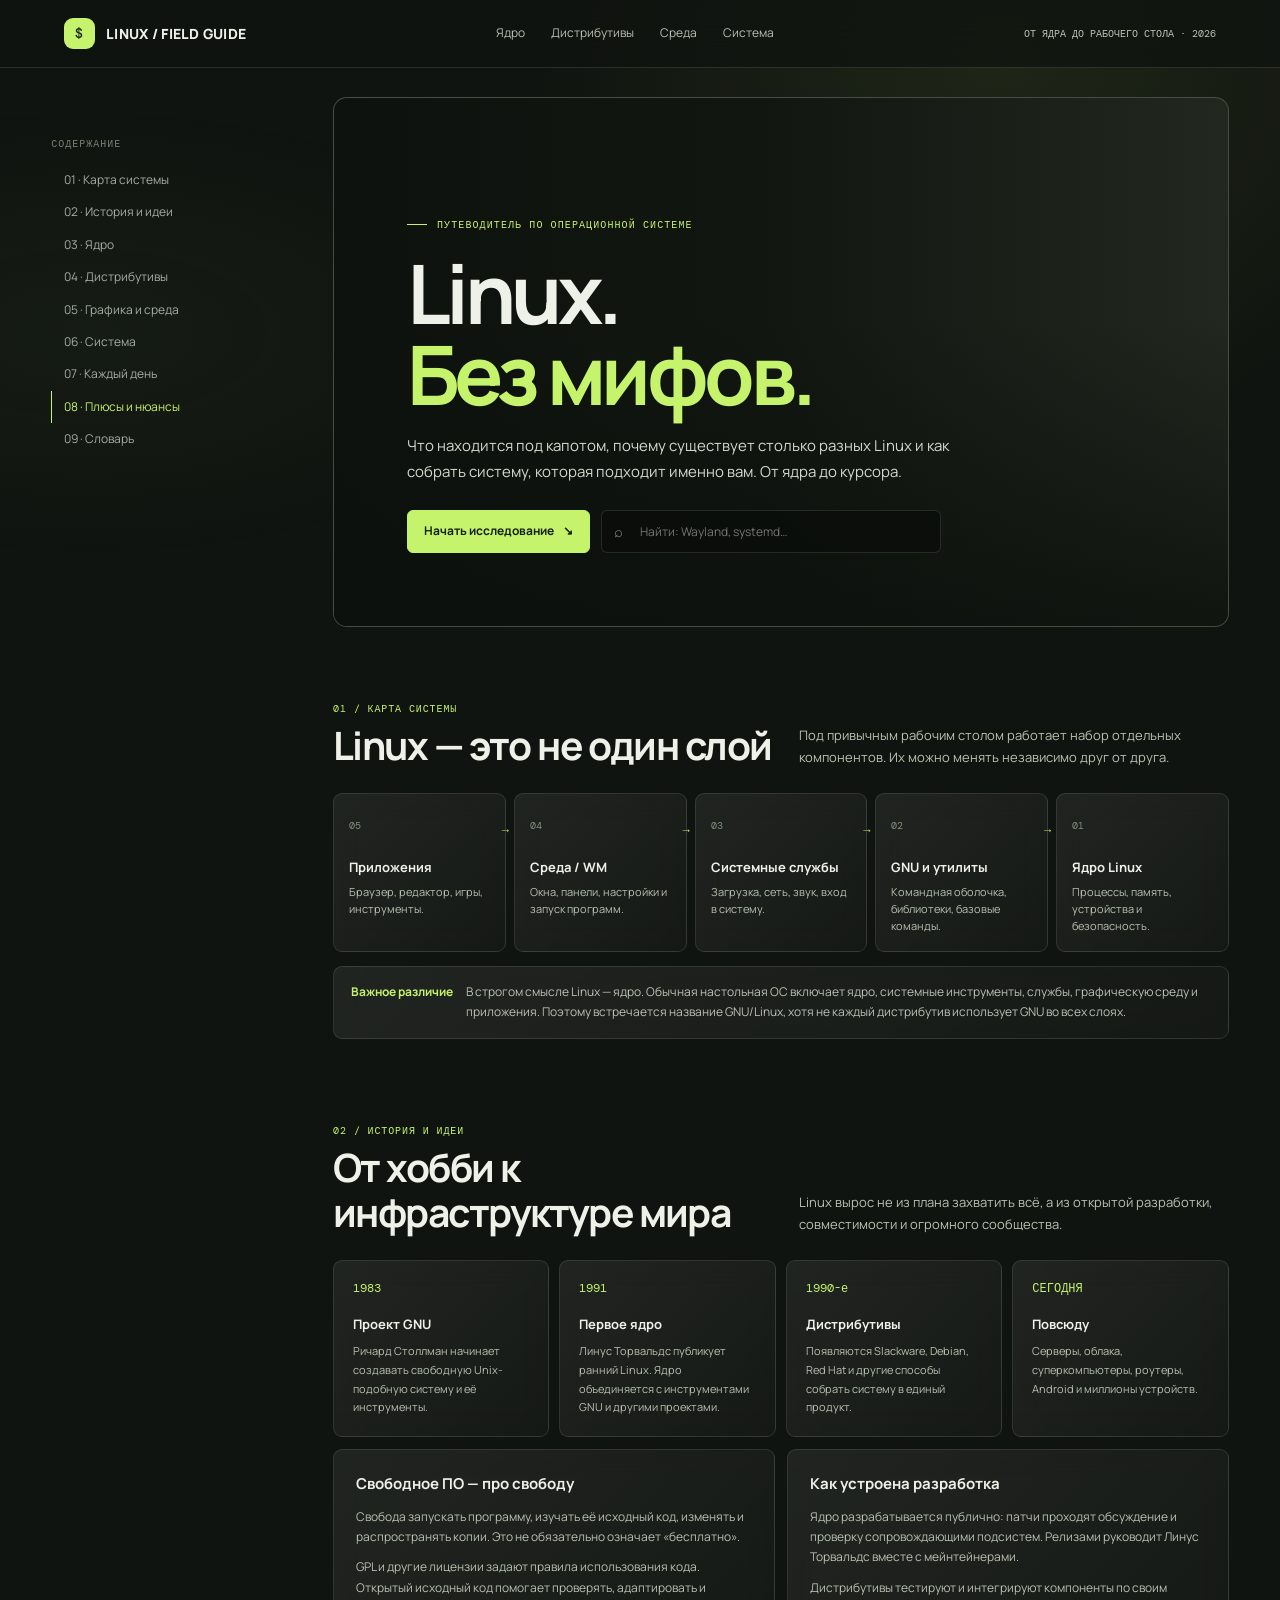
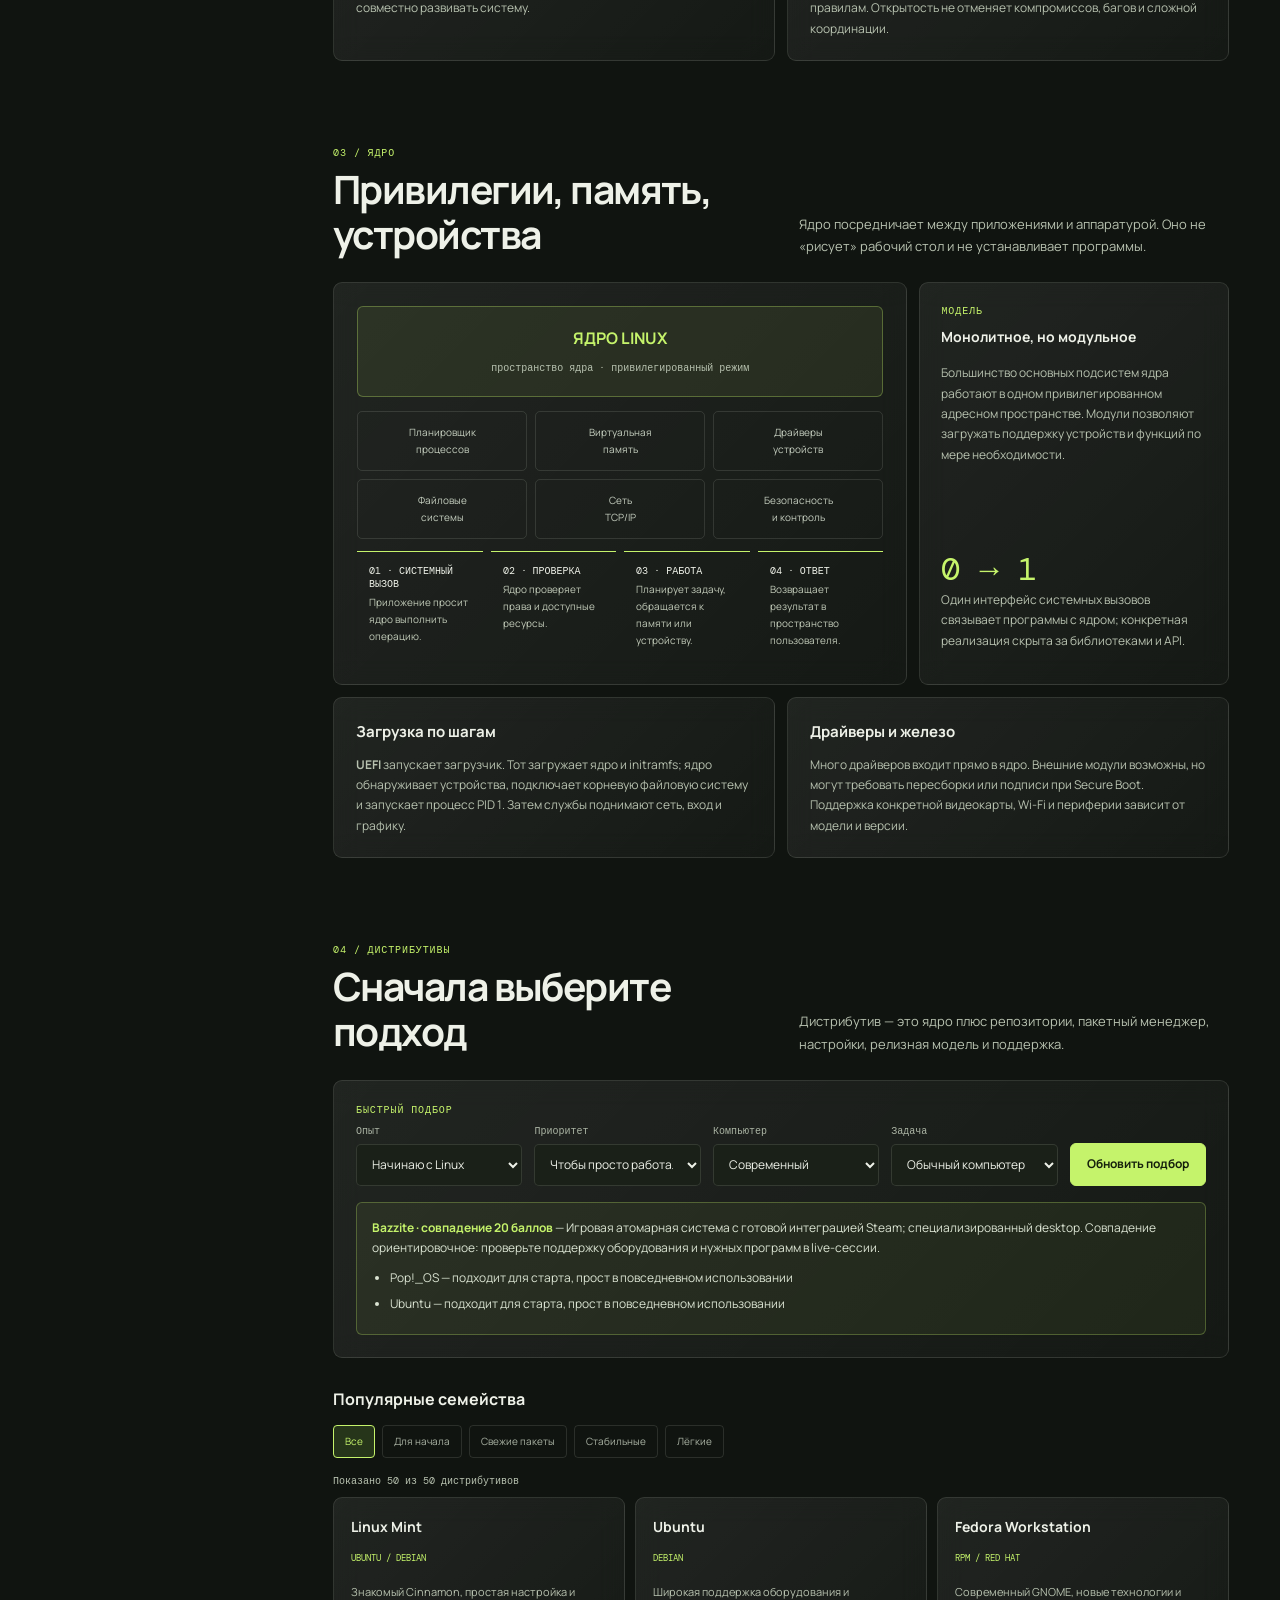
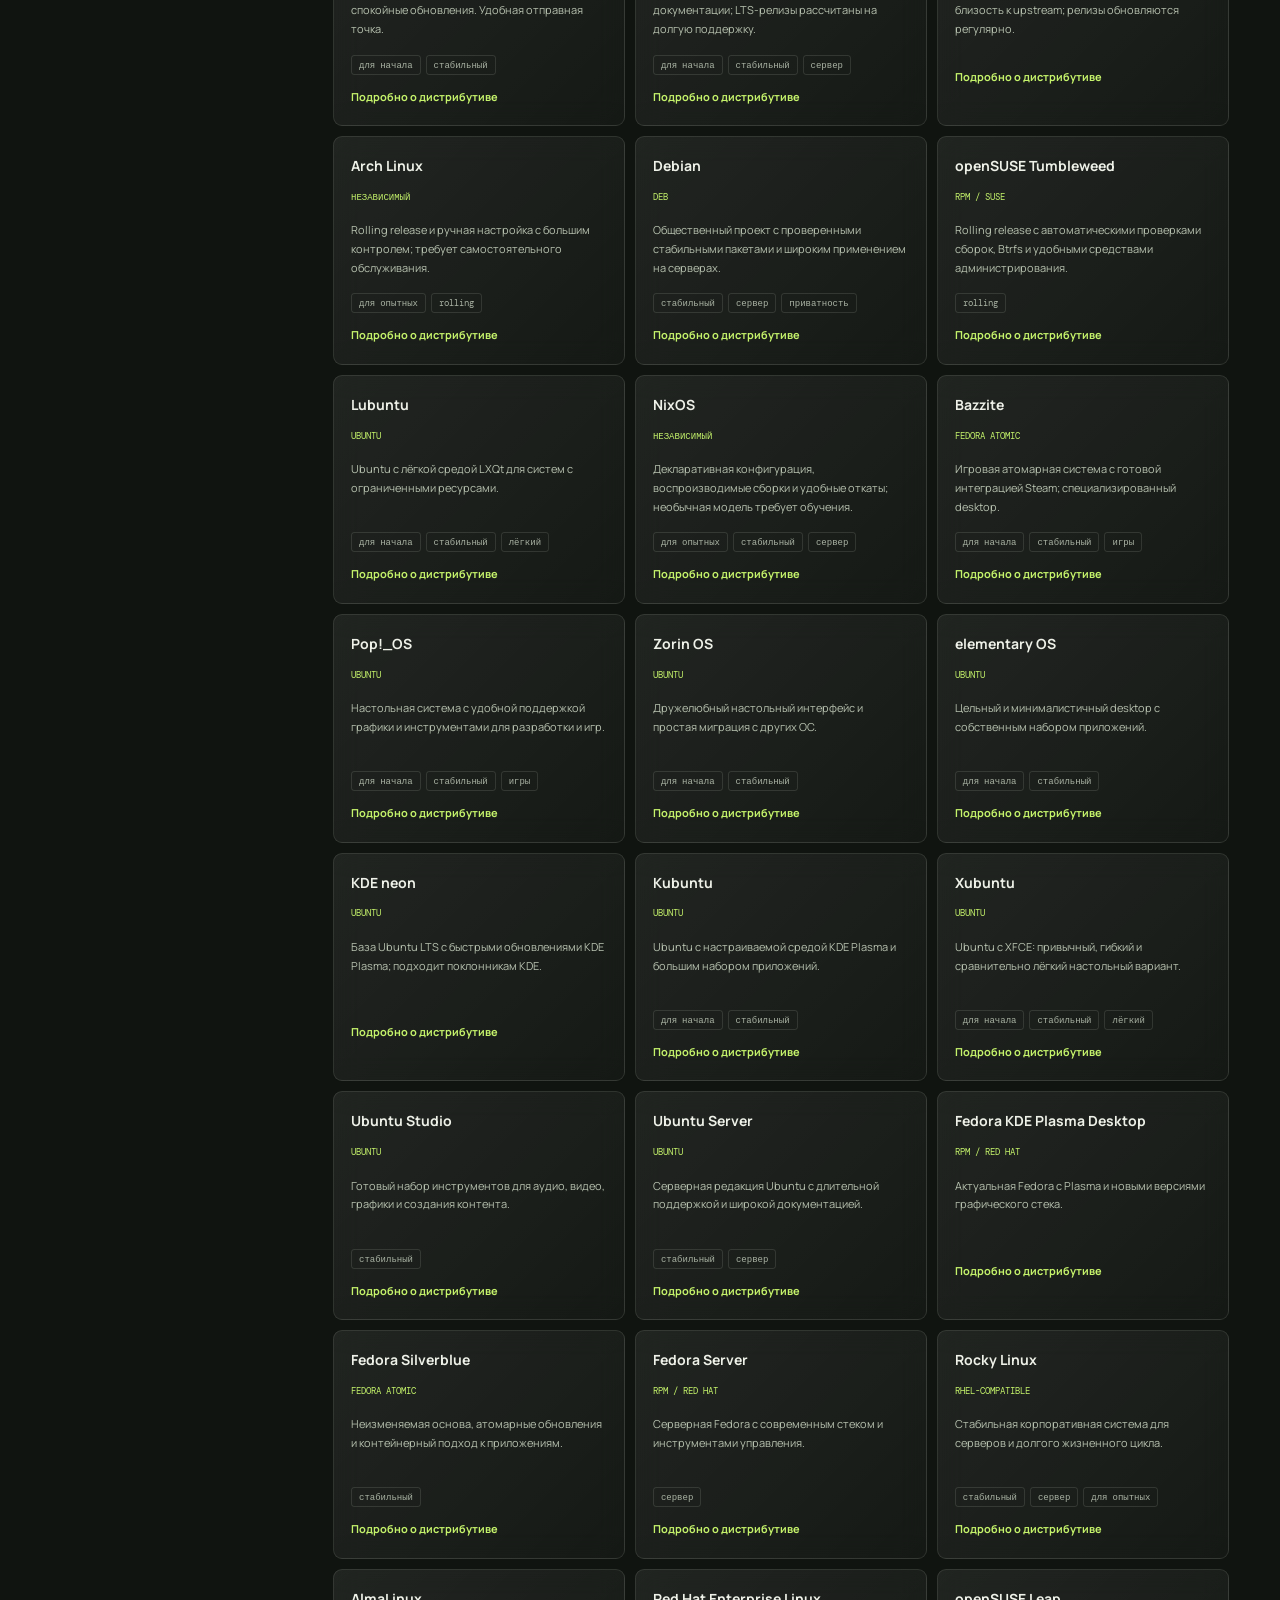
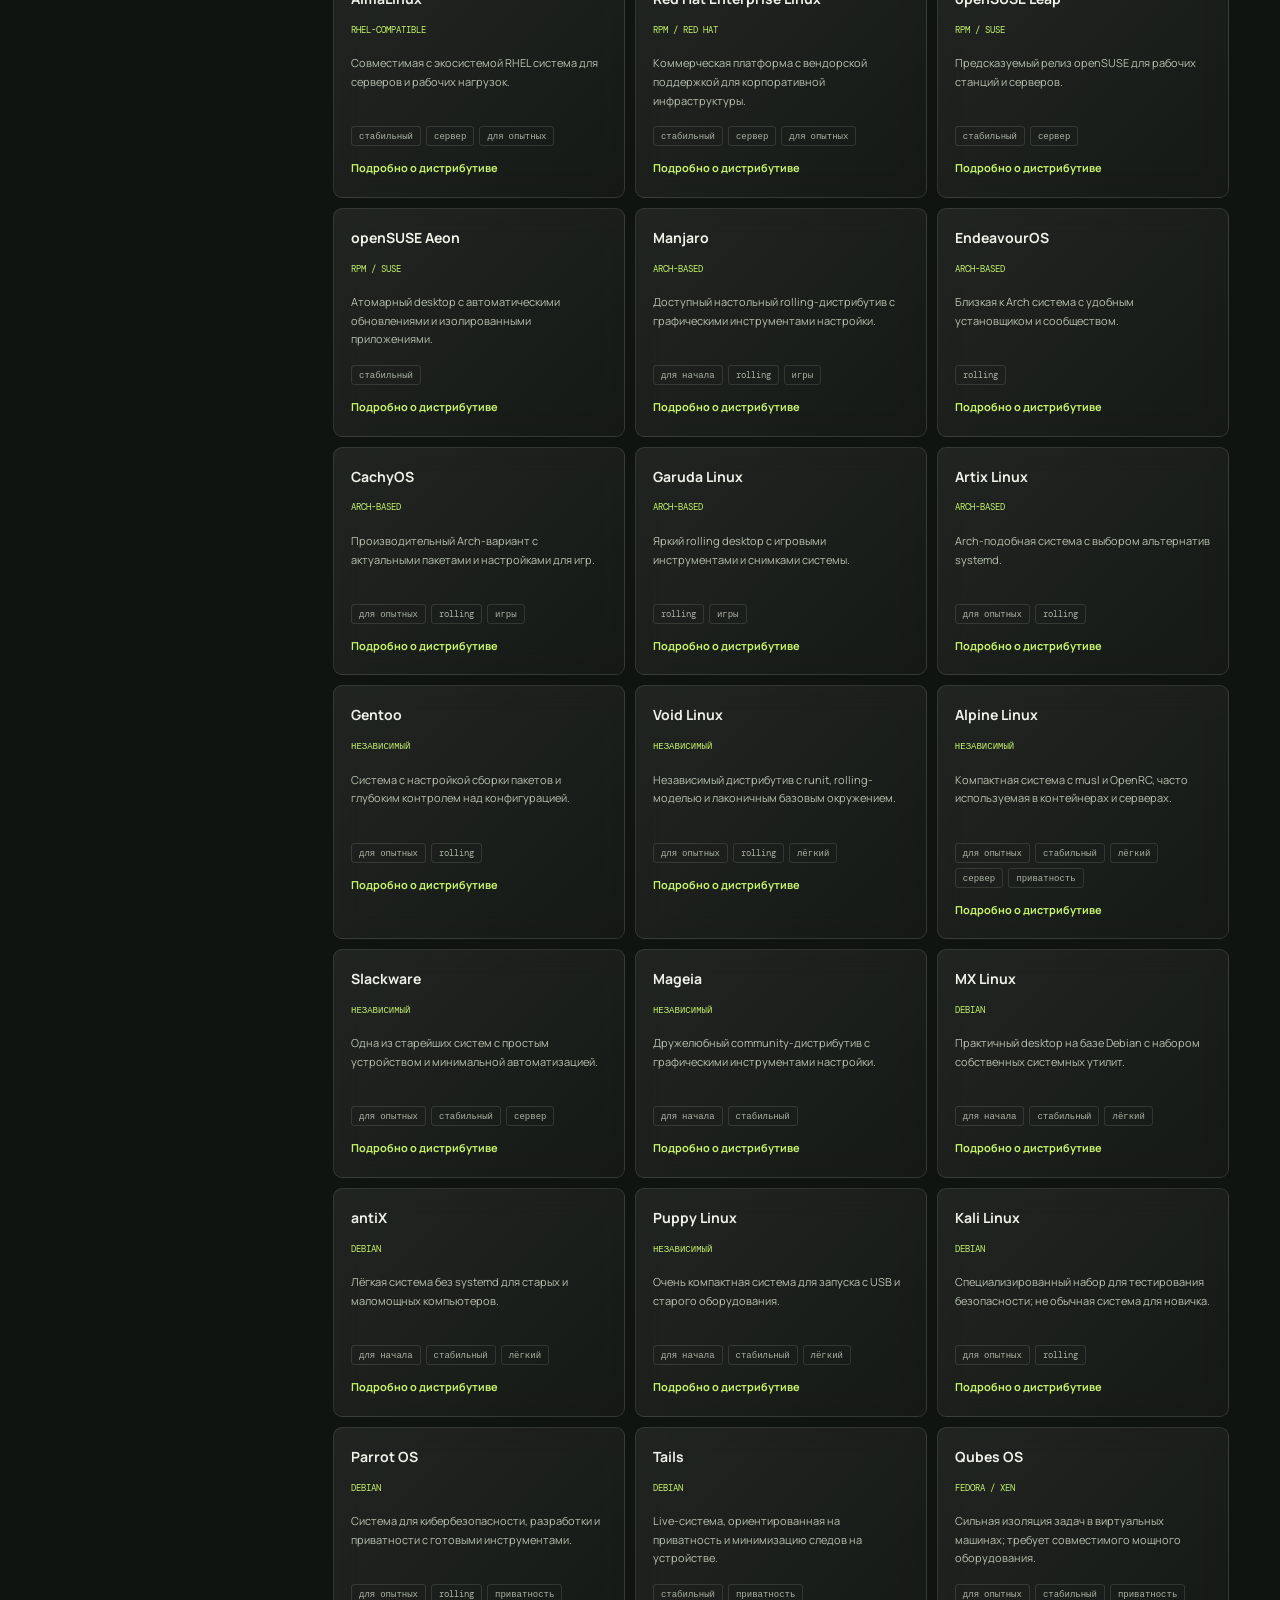
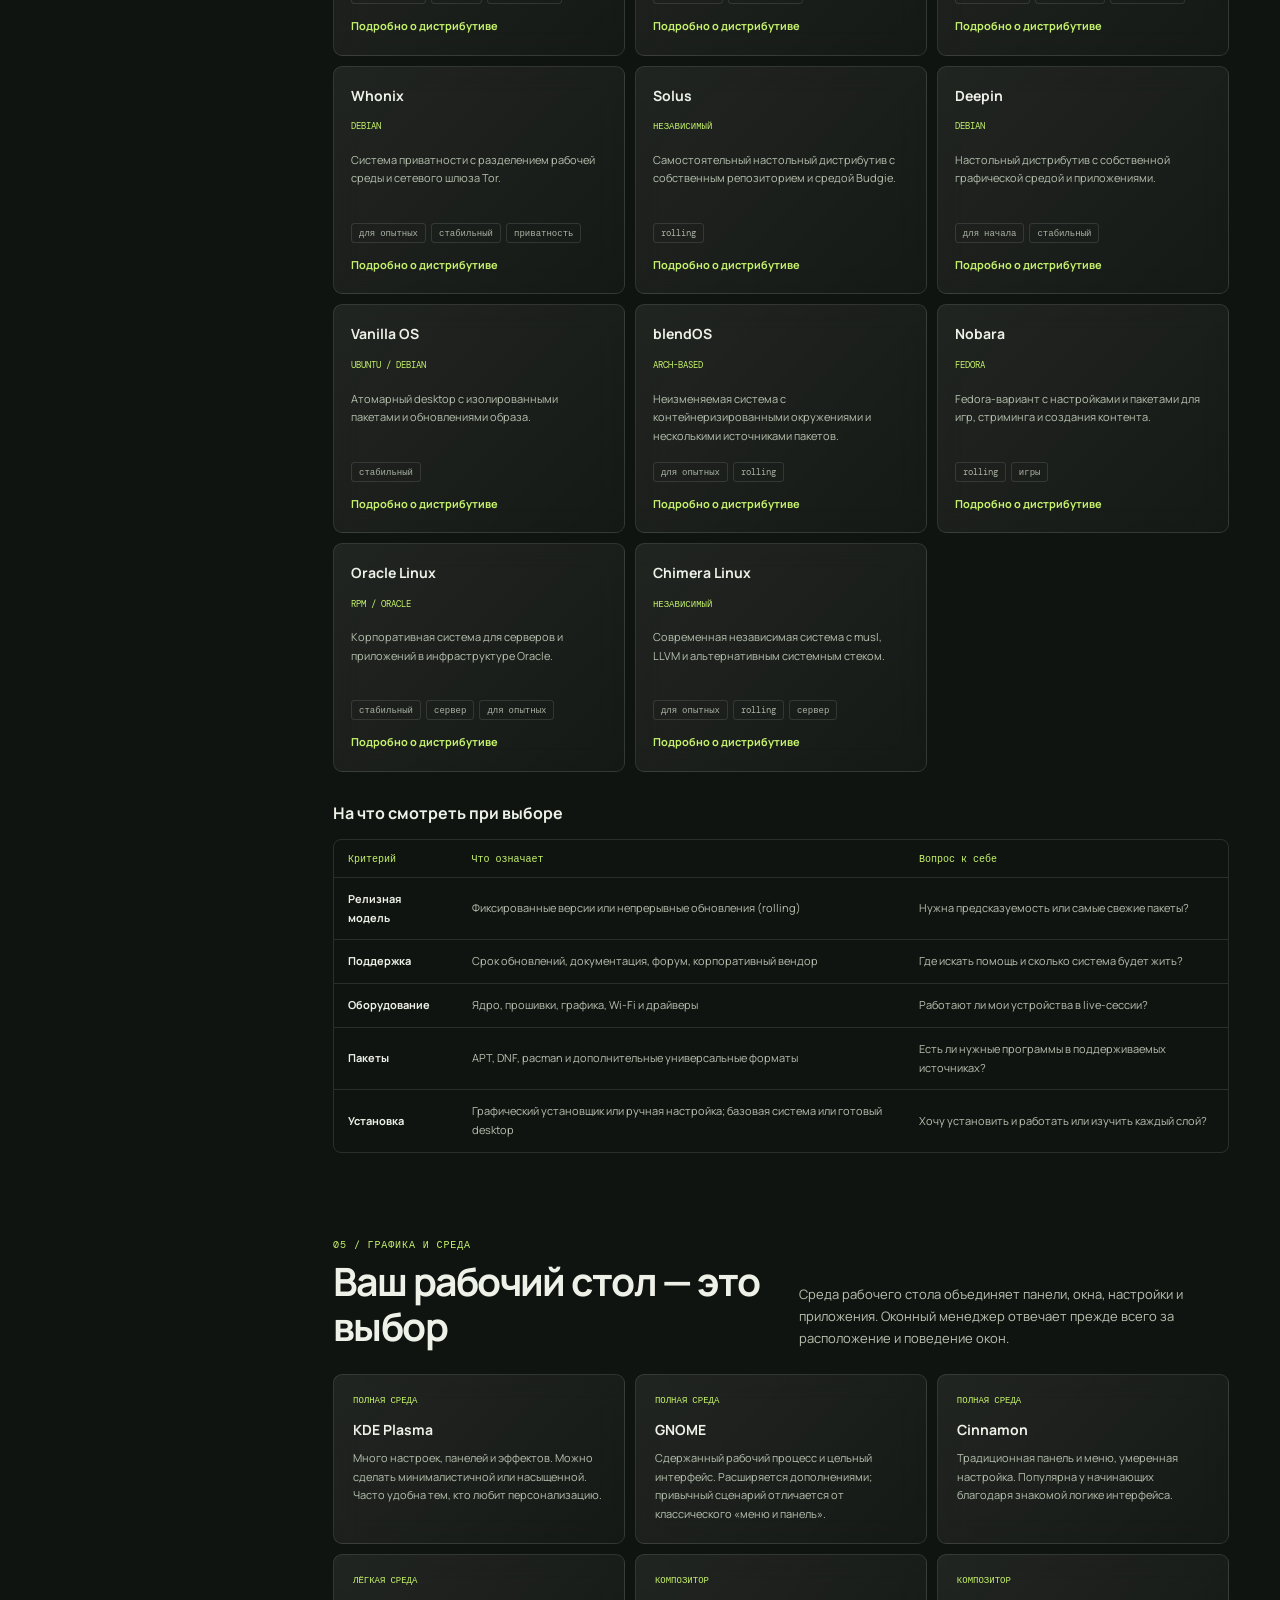
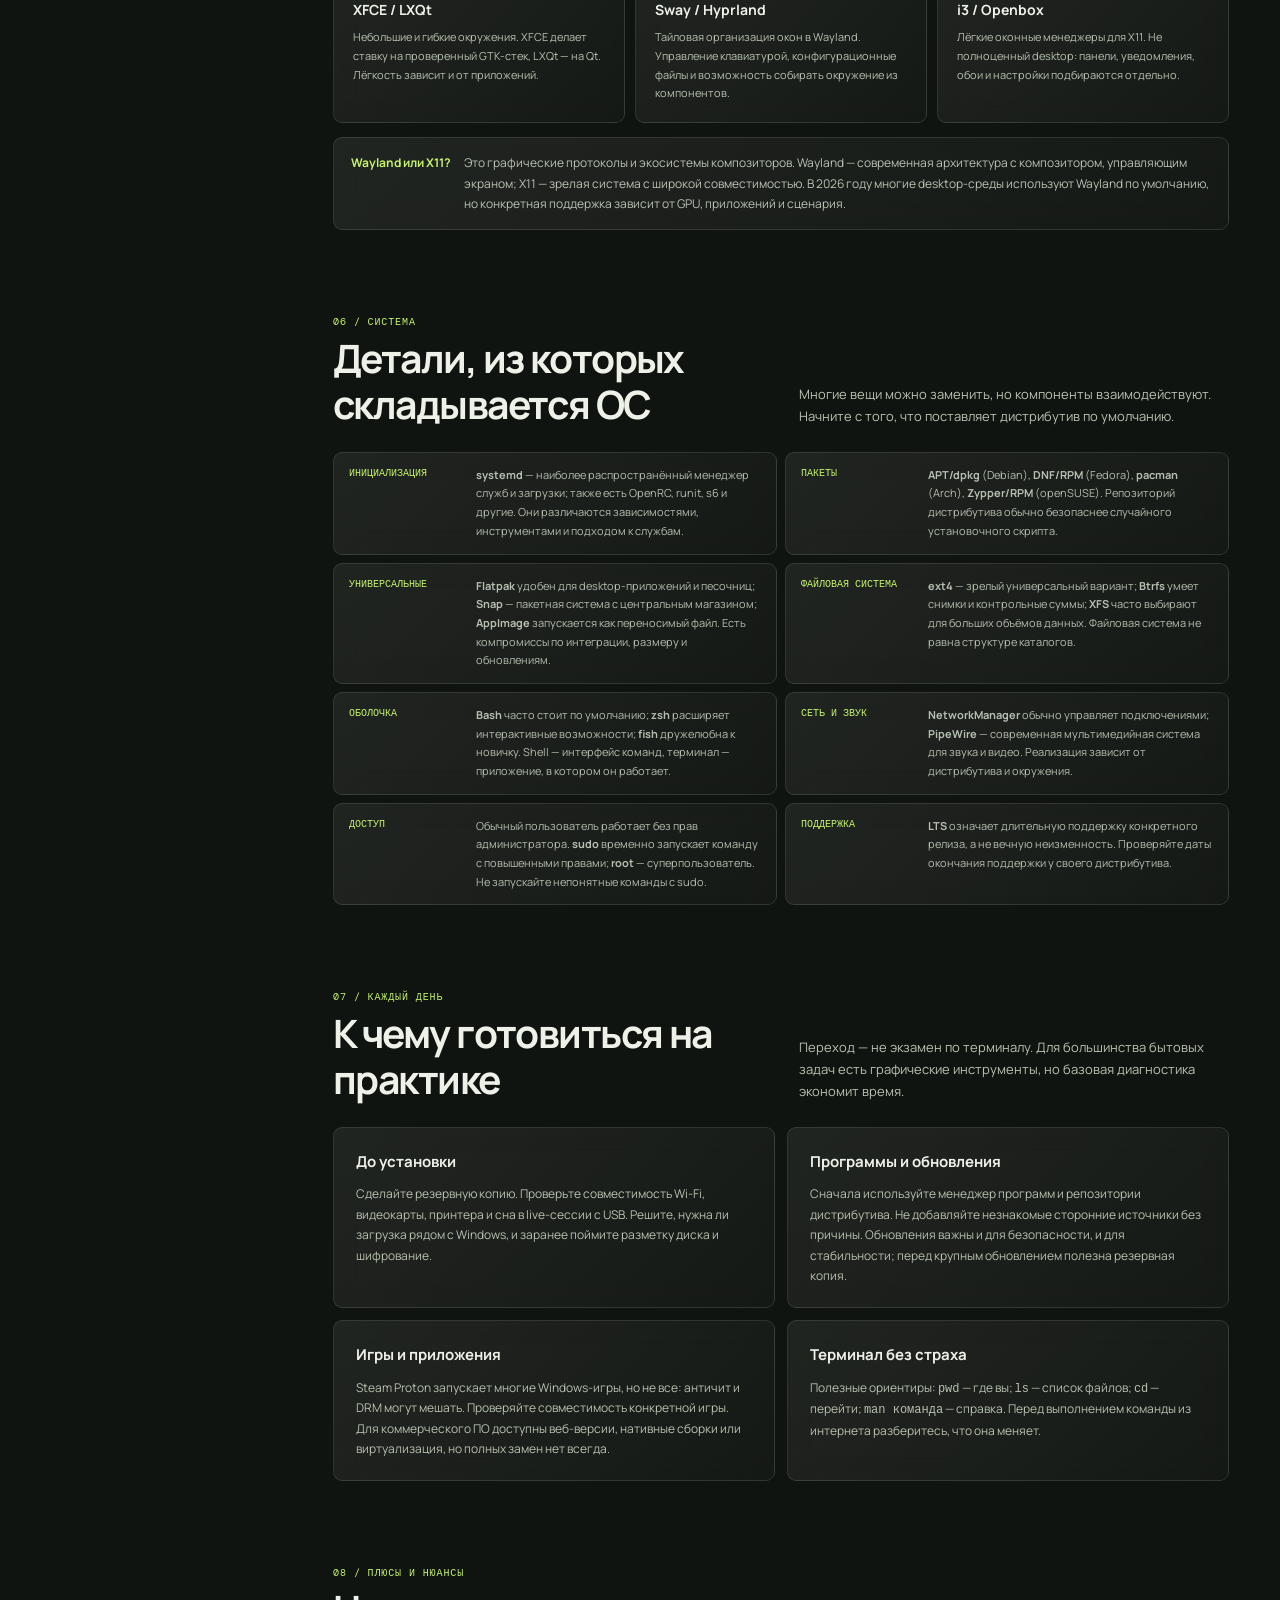
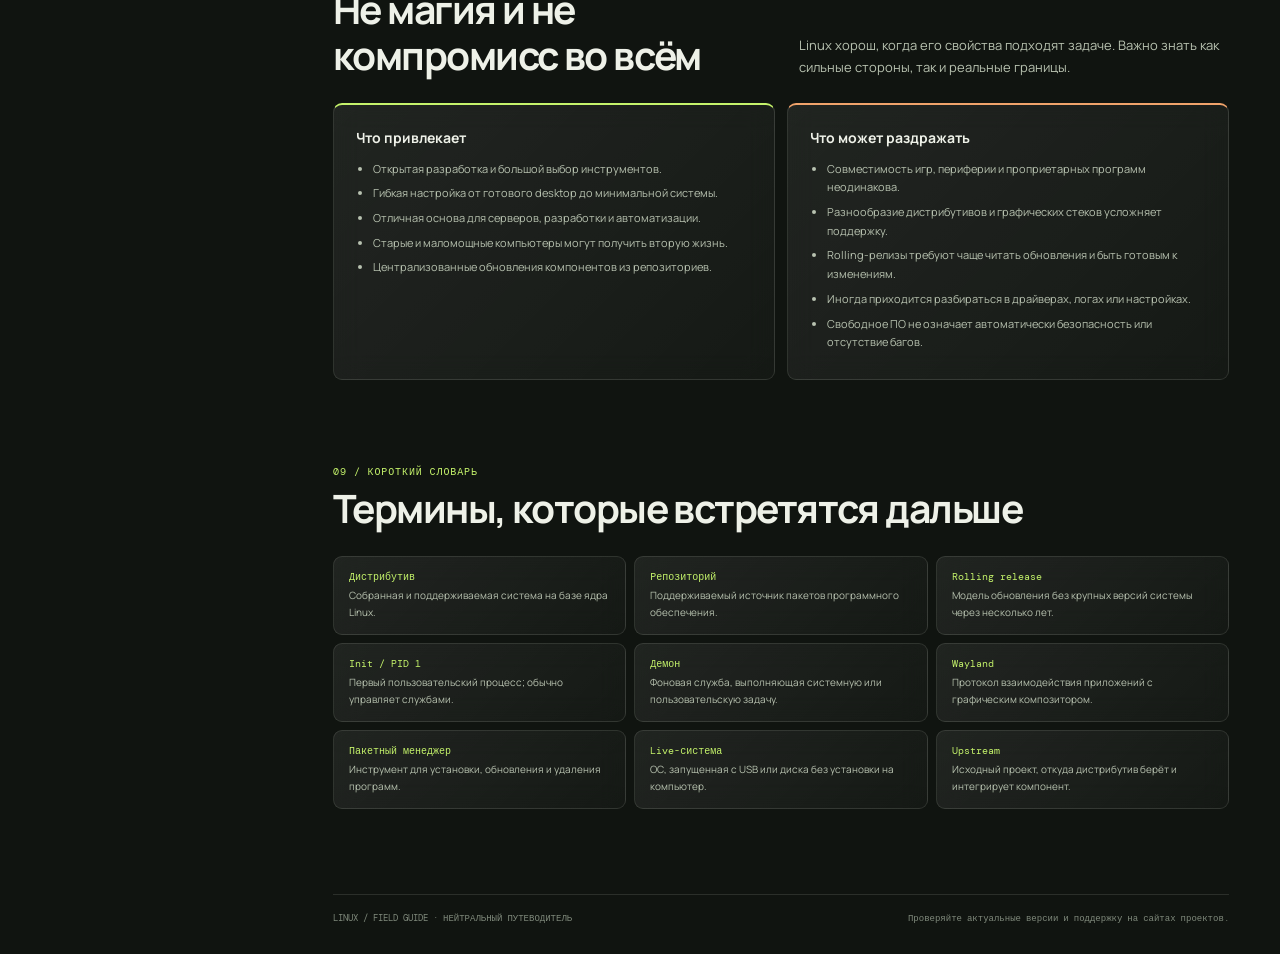
<file: index.html>
<!doctype html>
<html lang="ru">
<head>
	<meta charset="utf-8">
	<meta name="viewport" content="width=device-width, initial-scale=1">
	<meta name="theme-color" content="#101410">
	<meta name="description" content="Путеводитель по Linux: от устройства ядра и философии свободного ПО до выбора дистрибутива, рабочего стола и системы инициализации.">
	<title>Linux изнутри — путеводитель по системе</title>
	<link rel="preconnect" href="https://fonts.googleapis.com">
	<link rel="preconnect" href="https://fonts.gstatic.com" crossorigin>
	<link href="https://fonts.googleapis.com/css2?family=DM+Mono:wght@400;500&family=Manrope:wght@400;500;600;700;800&display=swap" rel="stylesheet">
	<style>
		:root {
			color-scheme: dark;
			--bg: #101410;
			--panel: rgba(255, 255, 255, .055);
			--panel-strong: rgba(255, 255, 255, .085);
			--line: rgba(234, 242, 224, .12);
			--text: #eef1e8;
			--muted: #b8c2b0; /* Улучшена контрастность текста */
			--lime: #c5f36b;
			--lime-dim: #26351a;
			--orange: #f0a36b;
			--mono: "DM Mono", monospace;
			--sans: "Manrope", "Segoe UI", sans-serif;
		}
		* { box-sizing: border-box; }
		html { scroll-behavior: smooth; scroll-padding-top: 92px; }
		body { margin: 0; background: var(--bg); color: var(--text); font: 15px/1.7 var(--sans); }
		body::before { position: fixed; inset: 0; z-index: -1; content: ""; pointer-events: none; background: radial-gradient(ellipse at 78% 6%, rgba(139, 171, 76, .12), transparent 34%), radial-gradient(ellipse at 7% 37%, rgba(90, 122, 84, .08), transparent 28%); }
		a { color: inherit; text-decoration: none; }
		button, input, select { font: inherit; }
		button { color: inherit; }
		
		/* Фокусы для доступности (A11y) */
		a:focus-visible, button:focus-visible, select:focus-visible, input:focus-visible {
			outline: 2px solid var(--lime);
			outline-offset: 2px;
		}

		.topbar { position: sticky; top: 0; z-index: 20; height: 68px; display: flex; align-items: center; justify-content: space-between; gap: 20px; padding: 0 5vw; border-bottom: 1px solid var(--line); background: rgba(16, 20, 16, .78); backdrop-filter: blur(20px); }
		.brand { display: inline-flex; align-items: center; gap: 11px; font-size: 14px; font-weight: 800; letter-spacing: .02em; white-space: nowrap; }
		.brand-mark { display: grid; width: 31px; height: 31px; place-items: center; border-radius: 9px; background: var(--lime); color: #17200d; font: 500 13px var(--mono); }
		.top-links { display: flex; align-items: center; gap: 26px; color: #b8c0b2; font-size: 12px; }
		.top-links a:hover, .side-nav a:hover { color: var(--lime); }
		.top-meta { color: var(--muted); font: 10px var(--mono); white-space: nowrap; }
		.layout { width: min(1320px, 92vw); margin: 0 auto; display: grid; grid-template-columns: 205px minmax(0, 1fr); gap: clamp(34px, 6vw, 86px); }
		.side-nav { position: sticky; top: 100px; align-self: start; max-height: calc(100vh - 122px); overflow: auto; padding: 37px 0; scrollbar-width: thin; }
		.side-title { margin: 0 0 14px; color: #758071; font: 10px var(--mono); letter-spacing: .1em; text-transform: uppercase; }
		.side-nav a { display: block; padding: 6px 0 6px 12px; border-left: 1px solid transparent; color: #a5aea0; font-size: 12px; transition: color .2s, border-color .2s; }
		.side-nav a.active { border-color: var(--lime); color: var(--lime); }
		main { min-width: 0; }
		.hero { position: relative; min-height: 530px; display: flex; align-items: end; overflow: hidden; margin: 29px 0 75px; border: 1px solid rgba(234, 242, 224, .17); border-radius: 14px; background: #252b22 url("https://images.unsplash.com/photo-1518770660439-4636190af475?auto=format&fit=crop&w=1800&q=85") center 44% / cover; }
		.hero::before { position: absolute; inset: 0; content: ""; background: linear-gradient(90deg, rgba(12, 16, 12, .93) 0%, rgba(12, 16, 12, .76) 49%, rgba(12, 16, 12, .13) 100%), linear-gradient(0deg, rgba(12, 16, 12, .8), transparent 58%); }
		.hero-copy { position: relative; max-width: 740px; padding: clamp(30px, 6vw, 73px); }
		.eyebrow { display: flex; align-items: center; gap: 10px; color: var(--lime); font: 10px var(--mono); letter-spacing: .11em; text-transform: uppercase; }
		.eyebrow::before { width: 20px; height: 1px; content: ""; background: currentColor; }
		h1, h2, h3, p { margin-top: 0; }
		h1 { max-width: 650px; margin: 22px 0 18px; font-size: clamp(42px, 7.4vw, 82px); line-height: .99; letter-spacing: -.055em; }
		h1 span { color: var(--lime); }
		.hero-copy > p { max-width: 550px; margin-bottom: 26px; color: #d2d9cc; font-size: 15px; }
		.hero-actions { display: flex; align-items: center; flex-wrap: wrap; gap: 11px; }
		.button { display: inline-flex; min-height: 43px; align-items: center; justify-content: center; gap: 9px; padding: 0 16px; border: 1px solid var(--line); border-radius: 6px; background: rgba(255, 255, 255, .07); color: var(--text); font-size: 12px; font-weight: 700; transition: transform .2s, background .2s; cursor: pointer; }
		.button:hover { transform: translateY(-2px); background: rgba(255,255,255,.13); }
		.button.primary { border-color: var(--lime); background: var(--lime); color: #15200c; }
		.search-wrap { position: relative; width: min(340px, 100%); }
		.search-wrap input { width: 100%; height: 43px; padding: 0 14px 0 38px; border: 1px solid var(--line); border-radius: 6px; outline: 0; background: rgba(9, 12, 9, .68); color: var(--text); font-size: 12px; }
		.search-wrap input:focus { border-color: var(--lime); }
		.search-icon { position: absolute; top: 9px; left: 13px; color: #879181; }
		.search-results { position: absolute; top: 49px; right: 0; left: 0; z-index: 10; display: none; overflow: hidden; border: 1px solid var(--line); border-radius: 8px; background: #1a2018; box-shadow: 0 14px 38px #0008; opacity: 0; transition: opacity 0.2s ease; }
		.search-results.open { display: block; opacity: 1; }
		.search-results a, .search-results p { display: block; margin: 0; padding: 10px 13px; color: #dce2d6; font-size: 12px; }
		.search-results a:hover { background: var(--panel-strong); color: var(--lime); }
		section { margin: 0 0 85px; scroll-margin-top: 92px; }
		.section-head { display: flex; align-items: end; justify-content: space-between; gap: 22px; margin-bottom: 25px; }
		.section-index { display: block; margin-bottom: 8px; color: var(--lime); font: 10px var(--mono); letter-spacing: .09em; }
		h2 { margin-bottom: 0; font-size: clamp(27px, 4vw, 39px); line-height: 1.16; letter-spacing: -.04em; }
		.section-intro { max-width: 430px; margin: 0; color: var(--muted); font-size: 13px; }
		.glass { border: 1px solid var(--line); border-radius: 9px; background: linear-gradient(135deg, rgba(255,255,255,.075), rgba(255,255,255,.025)); backdrop-filter: blur(14px); }
		.layers { display: grid; grid-template-columns: repeat(5, minmax(0, 1fr)); gap: 8px; }
		.layer { position: relative; min-height: 143px; padding: 17px 15px; }
		.layer:not(:last-child)::after { position: absolute; top: 28px; right: -8px; z-index: 2; width: 15px; content: "→"; color: var(--lime); text-align: center; font: 12px var(--mono); }
		.layer-num { color: #84907e; font: 10px var(--mono); }
		.layer h3 { margin: 19px 0 5px; font-size: 13px; }
		.layer p { margin: 0; color: var(--muted); font-size: 11px; line-height: 1.55; }
		.note { display: flex; gap: 13px; margin-top: 14px; padding: 15px 17px; color: #bac3b5; font-size: 12px; }
		.note strong { color: var(--lime); white-space: nowrap; }
		.two-col { display: grid; grid-template-columns: 1fr 1fr; gap: 12px; }
		.content-panel { padding: 21px 22px; }
		.content-panel h3 { margin-bottom: 10px; font-size: 15px; }
		.content-panel p { margin-bottom: 10px; color: var(--muted); font-size: 12px; }
		.content-panel p:last-child { margin-bottom: 0; }
		.timeline { display: grid; grid-template-columns: repeat(4, 1fr); gap: 10px; }
		.timeline-item { min-height: 157px; padding: 19px; }
		.timeline-item time { display: block; margin-bottom: 17px; color: var(--lime); font: 12px var(--mono); }
		.timeline-item h3 { margin: 0 0 7px; font-size: 13px; }
		.timeline-item p { margin: 0; color: var(--muted); font-size: 11px; }
		.kernel-grid { display: grid; grid-template-columns: minmax(0, 1.3fr) minmax(220px, .7fr); gap: 12px; }
		.kernel-diagram { padding: 23px; }
		.kernel-core { margin-bottom: 14px; padding: 18px; border: 1px solid rgba(197,243,107,.32); border-radius: 6px; background: rgba(197,243,107,.075); text-align: center; }
		.kernel-core strong { display: block; color: var(--lime); font-size: 16px; }
		.kernel-core span { color: var(--muted); font: 10px var(--mono); }
		.kernel-modules { display: grid; grid-template-columns: repeat(3, 1fr); gap: 8px; }
		.kernel-modules div { padding: 12px 9px; border: 1px solid var(--line); border-radius: 5px; color: #c6cfc0; text-align: center; font-size: 10px; }
		.kernel-aside { display: flex; flex-direction: column; justify-content: space-between; padding: 21px; }
		.kernel-aside h3 { font-size: 14px; }
		.kernel-aside p { color: var(--muted); font-size: 12px; }
		.kernel-aside .big-stat { color: var(--lime); font: 32px var(--mono); }
		.process { display: grid; grid-template-columns: repeat(4,1fr); gap: 8px; margin-top: 12px; }
		.process div { padding: 12px; border-top: 1px solid var(--lime); color: #c2cbb9; font-size: 10px; }
		.process b { display: block; margin-bottom: 4px; color: var(--text); font: 10px var(--mono); }
		.chooser { padding: 22px; }
		.chooser-row { display: grid; grid-template-columns: repeat(4, minmax(0, 1fr)) auto; align-items: end; gap: 12px; }
		.field label { display: block; margin-bottom: 7px; color: #acb5a5; font: 10px var(--mono); }
		.field select { width: 100%; min-height: 42px; padding: 0 11px; border: 1px solid var(--line); border-radius: 5px; outline: none; background: #1a2018; color: var(--text); font-size: 12px; cursor: pointer; }
		.recommendation { display: none; margin-top: 16px; padding: 15px; border: 1px solid rgba(197,243,107,.28); border-radius: 6px; background: rgba(197,243,107,.06); color: #dbe4d3; font-size: 12px; }
		.recommendation.visible { display: block; }
		.recommendation strong { color: var(--lime); }
		.recommendation ul { margin: 10px 0 0; padding-left: 18px; }
		.recommendation li { margin: 5px 0; }
		.catalog-count { margin: 0 0 10px; color: var(--muted); font: 10px var(--mono); }
		.search-results a[aria-selected="true"] { background: var(--panel-strong); color: var(--lime); }
		.filters { display: flex; flex-wrap: wrap; gap: 7px; margin: 0 0 16px; }
		.filter-btn { padding: 7px 11px; border: 1px solid var(--line); border-radius: 4px; background: transparent; color: #aab3a4; cursor: pointer; font-size: 10px; }
		.filter-btn[aria-pressed="true"] { border-color: var(--lime); background: var(--lime-dim); color: var(--lime); }
		
		/* Улучшенная адаптивная сетка дистрибутивов */
		.distro-grid { display: grid; grid-template-columns: repeat(auto-fit, minmax(280px, 1fr)); gap: 10px; }
		
		.distro { padding: 17px; transition: border-color .2s, transform .2s; }
		.distro:hover { transform: translateY(-2px); border-color: rgba(197,243,107,.45); }
		.distro[hidden] { display: none; }
		.distro-link { display: inline-flex; align-items: center; gap: 7px; margin-top: 13px; color: var(--lime); font-size: 11px; font-weight: 700; }
		.distro-link:hover { text-decoration: underline; text-underline-offset: 3px; }
		.distro-top { display: flex; align-items: start; justify-content: space-between; gap: 8px; }
		.distro h3 { margin: 0 0 4px; font-size: 14px; }
		.distro-family { color: var(--lime); font: 9px var(--mono); }
		.distro p { min-height: 58px; margin: 14px 0; color: var(--muted); font-size: 11px; }
		.distro-meta { display: flex; flex-wrap: wrap; gap: 5px; }
		.tag { padding: 3px 7px; border: 1px solid var(--line); border-radius: 3px; color: #aab3a4; font: 9px var(--mono); }
		.comparison { overflow-x: auto; border: 1px solid var(--line); border-radius: 8px; }
		table { width: 100%; border-collapse: collapse; min-width: 650px; font-size: 11px; }
		th, td { padding: 12px 14px; border-bottom: 1px solid var(--line); text-align: left; }
		th { color: var(--lime); font: 10px var(--mono); }
		td { color: #b8c1b1; }
		tr:last-child td { border-bottom: 0; }
		td:first-child { color: var(--text); font-weight: 700; }
		.choices { display: grid; grid-template-columns: repeat(3, 1fr); gap: 10px; }
		.choice { padding: 19px; }
		.choice .kind { display: block; margin-bottom: 12px; color: var(--lime); font: 9px var(--mono); text-transform: uppercase; }
		.choice h3 { margin: 0 0 7px; font-size: 14px; }
		.choice p { margin: 0; color: var(--muted); font-size: 11px; }
		.subhead { margin: 28px 0 12px; font-size: 16px; }
		.stack-list { display: grid; grid-template-columns: repeat(2, 1fr); gap: 8px; }
		.stack-row { display: grid; grid-template-columns: 115px 1fr; gap: 12px; padding: 13px 15px; }
		.stack-row strong { color: var(--lime); font: 10px var(--mono); }
		.stack-row span { color: #b5beb0; font-size: 11px; }
		.tradeoffs { display: grid; grid-template-columns: 1fr 1fr; gap: 12px; }
		.tradeoffs .content-panel:first-child { border-top: 2px solid var(--lime); }
		.tradeoffs .content-panel:last-child { border-top: 2px solid var(--orange); }
		.tradeoffs h3 { font-size: 14px; }
		.tradeoffs ul { margin: 0; padding-left: 17px; color: var(--muted); font-size: 11px; }
		.tradeoffs li { margin: 6px 0; }
		.glossary { display: grid; grid-template-columns: repeat(3, 1fr); gap: 8px; }
		.term { padding: 13px 15px; }
		.term dt { margin-bottom: 4px; color: var(--lime); font: 10px var(--mono); }
		.term dd { margin: 0; color: var(--muted); font-size: 10px; }
		.footer { display: flex; justify-content: space-between; gap: 20px; margin: 55px 0 30px; padding-top: 17px; border-top: 1px solid var(--line); color: #7f897b; font: 9px var(--mono); }
		@media (max-width: 950px) {
			.top-links { display: none; }
			.layout { width: min(100% - 40px, 780px); display: block; }
			.side-nav { position: sticky; top: 68px; z-index: 10; display: flex; gap: 4px; max-height: none; overflow-x: auto; margin: 0 -20px; padding: 9px 20px; border-bottom: 1px solid var(--line); background: rgba(16,20,16,.9); backdrop-filter: blur(15px); }
			.side-title { display: none; }
			.side-nav a { flex: 0 0 auto; padding: 7px 10px; border: 1px solid transparent; border-radius: 4px; font-size: 10px; }
			.side-nav a.active { border-color: rgba(197,243,107,.25); }
			.hero { min-height: 470px; margin-top: 18px; }
			.timeline { grid-template-columns: repeat(2,1fr); }
			.chooser-row { grid-template-columns: repeat(2, minmax(0, 1fr)); }
		}
		@media (max-width: 620px) {
			body { font-size: 14px; }
			.topbar { height: 58px; padding: 0 18px; }
			.top-meta { display: none; }
			.layout { width: calc(100% - 36px); }
			.side-nav { top: 58px; margin-right: -18px; margin-left: -18px; padding-right: 18px; padding-left: 18px; }
			.hero { min-height: 490px; margin-bottom: 57px; background-position: 58% center; }
			.hero::before { background: linear-gradient(90deg, rgba(12,16,12,.86), rgba(12,16,12,.34)), linear-gradient(0deg, rgba(12,16,12,.88), transparent 90%); }
			.hero-copy { padding: 27px 22px; }
			h1 { font-size: 50px; }
			.hero-copy > p { font-size: 13px; }
			section { margin-bottom: 62px; }
			.section-head { display: block; }
			.section-intro { margin-top: 10px; }
			.layers { grid-template-columns: 1fr; }
			.layer { min-height: auto; padding: 13px 15px; }
			.layer h3 { margin: 7px 0 3px; }
			.layer:not(:last-child)::after { top: auto; right: 12px; bottom: -13px; transform: rotate(90deg); }
			.two-col, .kernel-grid, .tradeoffs { grid-template-columns: 1fr; }
			.timeline { grid-template-columns: 1fr 1fr; }
			.timeline-item { min-height: 175px; padding: 14px; }
			.chooser-row { grid-template-columns: 1fr; }
			.choices { grid-template-columns: 1fr; }
			.distro p { min-height: 0; }
			.stack-list, .glossary { grid-template-columns: 1fr; }
			.stack-row { grid-template-columns: 95px 1fr; }
			.process { grid-template-columns: 1fr 1fr; }
			.footer { display: block; line-height: 2; }
		}
		@media (prefers-reduced-motion: reduce) { *, *::before, *::after { scroll-behavior: auto !important; transition-duration: .01ms !important; } }
	</style>
</head>
<body>
	<header class="topbar">
		<a class="brand" href="#top" aria-label="Linux изнутри, к началу страницы"><span class="brand-mark">$</span> LINUX / FIELD GUIDE</a>
		<nav class="top-links" aria-label="Основная навигация"><a href="#kernel">Ядро</a><a href="#distros">Дистрибутивы</a><a href="#desktop">Среда</a><a href="#system">Система</a></nav>
		<span class="top-meta">ОТ ЯДРА ДО РАБОЧЕГО СТОЛА · 2026</span>
	</header>
	<div class="layout" id="top">
		<aside class="side-nav" aria-label="Содержание">
			<p class="side-title">Содержание</p>
			<a href="#map">01 · Карта системы</a><a href="#story">02 · История и идеи</a><a href="#kernel">03 · Ядро</a><a href="#distros">04 · Дистрибутивы</a><a href="#desktop">05 · Графика и среда</a><a href="#system">06 · Система</a><a href="#daily">07 · Каждый день</a><a href="#tradeoffs">08 · Плюсы и нюансы</a><a href="#glossary">09 · Словарь</a>
		</aside>
		<main>
			<section class="hero" aria-labelledby="hero-title">
				<div class="hero-copy">
					<span class="eyebrow">Путеводитель по операционной системе</span>
					<h1 id="hero-title">Linux.<br><span>Без мифов.</span></h1>
					<p>Что находится под капотом, почему существует столько разных Linux и как собрать систему, которая подходит именно вам. От ядра до курсора.</p>
					<div class="hero-actions"><a class="button primary" href="#map">Начать исследование <span aria-hidden="true">↘</span></a><div class="search-wrap"><span class="search-icon" aria-hidden="true">⌕</span><input id="search" type="search" placeholder="Найти: Wayland, systemd…" autocomplete="off" aria-label="Поиск по справочнику"><div class="search-results" id="search-results" role="listbox"></div></div></div>
				</div>
			</section>

			<section id="map">
				<div class="section-head"><div><span class="section-index">01 / КАРТА СИСТЕМЫ</span><h2>Linux — это не один слой</h2></div><p class="section-intro">Под привычным рабочим столом работает набор отдельных компонентов. Их можно менять независимо друг от друга.</p></div>
				<div class="layers">
					<article class="layer glass"><span class="layer-num">05</span><h3>Приложения</h3><p>Браузер, редактор, игры, инструменты.</p></article>
					<article class="layer glass"><span class="layer-num">04</span><h3>Среда / WM</h3><p>Окна, панели, настройки и запуск программ.</p></article>
					<article class="layer glass"><span class="layer-num">03</span><h3>Системные службы</h3><p>Загрузка, сеть, звук, вход в систему.</p></article>
					<article class="layer glass"><span class="layer-num">02</span><h3>GNU и утилиты</h3><p>Командная оболочка, библиотеки, базовые команды.</p></article>
					<article class="layer glass"><span class="layer-num">01</span><h3>Ядро Linux</h3><p>Процессы, память, устройства и безопасность.</p></article>
				</div>
				<div class="note glass"><strong>Важное различие</strong><span>В строгом смысле Linux — ядро. Обычная настольная ОС включает ядро, системные инструменты, службы, графическую среду и приложения. Поэтому встречается название GNU/Linux, хотя не каждый дистрибутив использует GNU во всех слоях.</span></div>
			</section>

			<section id="story">
				<div class="section-head"><div><span class="section-index">02 / ИСТОРИЯ И ИДЕИ</span><h2>От хобби к инфраструктуре мира</h2></div><p class="section-intro">Linux вырос не из плана захватить всё, а из открытой разработки, совместимости и огромного сообщества.</p></div>
				<div class="timeline">
					<article class="timeline-item glass"><time>1983</time><h3>Проект GNU</h3><p>Ричард Столлман начинает создавать свободную Unix-подобную систему и её инструменты.</p></article>
					<article class="timeline-item glass"><time>1991</time><h3>Первое ядро</h3><p>Линус Торвальдс публикует ранний Linux. Ядро объединяется с инструментами GNU и другими проектами.</p></article>
					<article class="timeline-item glass"><time>1990-е</time><h3>Дистрибутивы</h3><p>Появляются Slackware, Debian, Red Hat и другие способы собрать систему в единый продукт.</p></article>
					<article class="timeline-item glass"><time>СЕГОДНЯ</time><h3>Повсюду</h3><p>Серверы, облака, суперкомпьютеры, роутеры, Android и миллионы устройств.</p></article>
				</div>
				<div class="two-col" style="margin-top:12px">
					<article class="content-panel glass"><h3>Свободное ПО — про свободу</h3><p>Свобода запускать программу, изучать её исходный код, изменять и распространять копии. Это не обязательно означает «бесплатно».</p><p>GPL и другие лицензии задают правила использования кода. Открытый исходный код помогает проверять, адаптировать и совместно развивать систему.</p></article>
					<article class="content-panel glass"><h3>Как устроена разработка</h3><p>Ядро разрабатывается публично: патчи проходят обсуждение и проверку сопровождающими подсистем. Релизами руководит Линус Торвальдс вместе с мейнтейнерами.</p><p>Дистрибутивы тестируют и интегрируют компоненты по своим правилам. Открытость не отменяет компромиссов, багов и сложной координации.</p></article>
				</div>
			</section>

			<section id="kernel">
				<div class="section-head"><div><span class="section-index">03 / ЯДРО</span><h2>Привилегии, память, устройства</h2></div><p class="section-intro">Ядро посредничает между приложениями и аппаратурой. Оно не «рисует» рабочий стол и не устанавливает программы.</p></div>
				<div class="kernel-grid">
					<div class="kernel-diagram glass"><div class="kernel-core"><strong>ЯДРО LINUX</strong><span>пространство ядра · привилегированный режим</span></div><div class="kernel-modules"><div>Планировщик<br>процессов</div><div>Виртуальная<br>память</div><div>Драйверы<br>устройств</div><div>Файловые<br>системы</div><div>Сеть<br>TCP/IP</div><div>Безопасность<br>и контроль</div></div><div class="process"><div><b>01 · СИСТЕМНЫЙ ВЫЗОВ</b>Приложение просит ядро выполнить операцию.</div><div><b>02 · ПРОВЕРКА</b>Ядро проверяет права и доступные ресурсы.</div><div><b>03 · РАБОТА</b>Планирует задачу, обращается к памяти или устройству.</div><div><b>04 · ОТВЕТ</b>Возвращает результат в пространство пользователя.</div></div></div>
					<aside class="kernel-aside glass"><div><span class="section-index">МОДЕЛЬ</span><h3>Монолитное, но модульное</h3><p>Большинство основных подсистем ядра работают в одном привилегированном адресном пространстве. Модули позволяют загружать поддержку устройств и функций по мере необходимости.</p></div><div><span class="big-stat">0 → 1</span><p>Один интерфейс системных вызовов связывает программы с ядром; конкретная реализация скрыта за библиотеками и API.</p></div></aside>
				</div>
				<div class="two-col" style="margin-top:12px">
					<article class="content-panel glass"><h3>Загрузка по шагам</h3><p><b>UEFI</b> запускает загрузчик. Тот загружает ядро и initramfs; ядро обнаруживает устройства, подключает корневую файловую систему и запускает процесс PID 1. Затем службы поднимают сеть, вход и графику.</p></article>
					<article class="content-panel glass"><h3>Драйверы и железо</h3><p>Много драйверов входит прямо в ядро. Внешние модули возможны, но могут требовать пересборки или подписи при Secure Boot. Поддержка конкретной видеокарты, Wi-Fi и периферии зависит от модели и версии.</p></article>
				</div>
			</section>

			<section id="distros">
				<div class="section-head"><div><span class="section-index">04 / ДИСТРИБУТИВЫ</span><h2>Сначала выберите подход</h2></div><p class="section-intro">Дистрибутив — это ядро плюс репозитории, пакетный менеджер, настройки, релизная модель и поддержка.</p></div>
				<div class="chooser glass">
					<div class="section-index">БЫСТРЫЙ ПОДБОР</div>
					<div class="chooser-row">
						<div class="field"><label for="experience">Опыт</label><select id="experience"><option value="new">Начинаю с Linux</option><option value="some">Уже пользовался</option><option value="advanced">Хочу разбираться глубже</option></select></div>
						<div class="field"><label for="priority">Приоритет</label><select id="priority"><option value="easy">Чтобы просто работало</option><option value="fresh">Свежие версии программ</option><option value="stable">Предсказуемость и серверы</option><option value="control">Контроль над системой</option></select></div>
						<div class="field"><label for="hardware">Компьютер</label><select id="hardware"><option value="modern">Современный</option><option value="old">Старый или слабый</option><option value="gaming">Игры / новое железо</option></select></div>
						<div class="field"><label for="purpose">Задача</label><select id="purpose"><option value="daily">Обычный компьютер</option><option value="gaming">Игры</option><option value="server">Сервер</option><option value="developer">Разработка</option><option value="privacy">Приватность</option></select></div>
						<button class="button primary" id="recommend">Обновить подбор</button>
					</div>
					<div class="recommendation" id="recommendation" aria-live="polite"></div>
				</div>
				<h3 class="subhead">Популярные семейства</h3>
				<div class="filters" role="group" aria-label="Фильтр дистрибутивов"><button class="filter-btn" data-filter="all" aria-pressed="true">Все</button><button class="filter-btn" data-filter="beginner" aria-pressed="false">Для начала</button><button class="filter-btn" data-filter="rolling" aria-pressed="false">Свежие пакеты</button><button class="filter-btn" data-filter="stable" aria-pressed="false">Стабильные</button><button class="filter-btn" data-filter="light" aria-pressed="false">Лёгкие</button></div>
				<p class="catalog-count" id="catalog-count" aria-live="polite"></p>
				<div class="distro-grid" id="distro-grid"></div>
				<h3 class="subhead">На что смотреть при выборе</h3>
				<div class="comparison"><table><thead><tr><th>Критерий</th><th>Что означает</th><th>Вопрос к себе</th></tr></thead><tbody>
					<tr><td>Релизная модель</td><td>Фиксированные версии или непрерывные обновления (rolling)</td><td>Нужна предсказуемость или самые свежие пакеты?</td></tr>
					<tr><td>Поддержка</td><td>Срок обновлений, документация, форум, корпоративный вендор</td><td>Где искать помощь и сколько система будет жить?</td></tr>
					<tr><td>Оборудование</td><td>Ядро, прошивки, графика, Wi-Fi и драйверы</td><td>Работают ли мои устройства в live-сессии?</td></tr>
					<tr><td>Пакеты</td><td>APT, DNF, pacman и дополнительные универсальные форматы</td><td>Есть ли нужные программы в поддерживаемых источниках?</td></tr>
					<tr><td>Установка</td><td>Графический установщик или ручная настройка; базовая система или готовый desktop</td><td>Хочу установить и работать или изучить каждый слой?</td></tr>
				</tbody></table></div>
			</section>

			<section id="desktop">
				<div class="section-head"><div><span class="section-index">05 / ГРАФИКА И СРЕДА</span><h2>Ваш рабочий стол — это выбор</h2></div><p class="section-intro">Среда рабочего стола объединяет панели, окна, настройки и приложения. Оконный менеджер отвечает прежде всего за расположение и поведение окон.</p></div>
				<div class="choices">
					<article class="choice glass"><span class="kind">Полная среда</span><h3>KDE Plasma</h3><p>Много настроек, панелей и эффектов. Можно сделать минималистичной или насыщенной. Часто удобна тем, кто любит персонализацию.</p></article>
					<article class="choice glass"><span class="kind">Полная среда</span><h3>GNOME</h3><p>Сдержанный рабочий процесс и цельный интерфейс. Расширяется дополнениями; привычный сценарий отличается от классического «меню и панель».</p></article>
					<article class="choice glass"><span class="kind">Полная среда</span><h3>Cinnamon</h3><p>Традиционная панель и меню, умеренная настройка. Популярна у начинающих благодаря знакомой логике интерфейса.</p></article>
					<article class="choice glass"><span class="kind">Лёгкая среда</span><h3>XFCE / LXQt</h3><p>Небольшие и гибкие окружения. XFCE делает ставку на проверенный GTK-стек, LXQt — на Qt. Лёгкость зависит и от приложений.</p></article>
					<article class="choice glass"><span class="kind">Композитор</span><h3>Sway / Hyprland</h3><p>Тайловая организация окон в Wayland. Управление клавиатурой, конфигурационные файлы и возможность собирать окружение из компонентов.</p></article>
					<article class="choice glass"><span class="kind">Композитор</span><h3>i3 / Openbox</h3><p>Лёгкие оконные менеджеры для X11. Не полноценный desktop: панели, уведомления, обои и настройки подбираются отдельно.</p></article>
				</div>
				<div class="note glass"><strong>Wayland или X11?</strong><span>Это графические протоколы и экосистемы композиторов. Wayland — современная архитектура с композитором, управляющим экраном; X11 — зрелая система с широкой совместимостью. В 2026 году многие desktop-среды используют Wayland по умолчанию, но конкретная поддержка зависит от GPU, приложений и сценария.</span></div>
			</section>

			<section id="system">
				<div class="section-head"><div><span class="section-index">06 / СИСТЕМА</span><h2>Детали, из которых складывается ОС</h2></div><p class="section-intro">Многие вещи можно заменить, но компоненты взаимодействуют. Начните с того, что поставляет дистрибутив по умолчанию.</p></div>
				<div class="stack-list">
					<div class="stack-row glass"><strong>ИНИЦИАЛИЗАЦИЯ</strong><span><b>systemd</b> — наиболее распространённый менеджер служб и загрузки; также есть OpenRC, runit, s6 и другие. Они различаются зависимостями, инструментами и подходом к службам.</span></div>
					<div class="stack-row glass"><strong>ПАКЕТЫ</strong><span><b>APT/dpkg</b> (Debian), <b>DNF/RPM</b> (Fedora), <b>pacman</b> (Arch), <b>Zypper/RPM</b> (openSUSE). Репозиторий дистрибутива обычно безопаснее случайного установочного скрипта.</span></div>
					<div class="stack-row glass"><strong>УНИВЕРСАЛЬНЫЕ</strong><span><b>Flatpak</b> удобен для desktop-приложений и песочниц; <b>Snap</b> — пакетная система с центральным магазином; <b>AppImage</b> запускается как переносимый файл. Есть компромиссы по интеграции, размеру и обновлениям.</span></div>
					<div class="stack-row glass"><strong>ФАЙЛОВАЯ СИСТЕМА</strong><span><b>ext4</b> — зрелый универсальный вариант; <b>Btrfs</b> умеет снимки и контрольные суммы; <b>XFS</b> часто выбирают для больших объёмов данных. Файловая система не равна структуре каталогов.</span></div>
					<div class="stack-row glass"><strong>ОБОЛОЧКА</strong><span><b>Bash</b> часто стоит по умолчанию; <b>zsh</b> расширяет интерактивные возможности; <b>fish</b> дружелюбна к новичку. Shell — интерфейс команд, терминал — приложение, в котором он работает.</span></div>
					<div class="stack-row glass"><strong>СЕТЬ И ЗВУК</strong><span><b>NetworkManager</b> обычно управляет подключениями; <b>PipeWire</b> — современная мультимедийная система для звука и видео. Реализация зависит от дистрибутива и окружения.</span></div>
					<div class="stack-row glass"><strong>ДОСТУП</strong><span>Обычный пользователь работает без прав администратора. <b>sudo</b> временно запускает команду с повышенными правами; <b>root</b> — суперпользователь. Не запускайте непонятные команды с sudo.</span></div>
					<div class="stack-row glass"><strong>ПОДДЕРЖКА</strong><span><b>LTS</b> означает длительную поддержку конкретного релиза, а не вечную неизменность. Проверяйте даты окончания поддержки у своего дистрибутива.</span></div>
				</div>
			</section>

			<section id="daily">
				<div class="section-head"><div><span class="section-index">07 / КАЖДЫЙ ДЕНЬ</span><h2>К чему готовиться на практике</h2></div><p class="section-intro">Переход — не экзамен по терминалу. Для большинства бытовых задач есть графические инструменты, но базовая диагностика экономит время.</p></div>
				<div class="two-col">
					<article class="content-panel glass"><h3>До установки</h3><p>Сделайте резервную копию. Проверьте совместимость Wi-Fi, видеокарты, принтера и сна в live-сессии с USB. Решите, нужна ли загрузка рядом с Windows, и заранее поймите разметку диска и шифрование.</p></article>
					<article class="content-panel glass"><h3>Программы и обновления</h3><p>Сначала используйте менеджер программ и репозитории дистрибутива. Не добавляйте незнакомые сторонние источники без причины. Обновления важны и для безопасности, и для стабильности; перед крупным обновлением полезна резервная копия.</p></article>
					<article class="content-panel glass"><h3>Игры и приложения</h3><p>Steam Proton запускает многие Windows-игры, но не все: античит и DRM могут мешать. Проверяйте совместимость конкретной игры. Для коммерческого ПО доступны веб-версии, нативные сборки или виртуализация, но полных замен нет всегда.</p></article>
					<article class="content-panel glass"><h3>Терминал без страха</h3><p>Полезные ориентиры: <code>pwd</code> — где вы; <code>ls</code> — список файлов; <code>cd</code> — перейти; <code>man команда</code> — справка. Перед выполнением команды из интернета разберитесь, что она меняет.</p></article>
				</div>
			</section>

			<section id="tradeoffs">
				<div class="section-head"><div><span class="section-index">08 / ПЛЮСЫ И НЮАНСЫ</span><h2>Не магия и не компромисс во всём</h2></div><p class="section-intro">Linux хорош, когда его свойства подходят задаче. Важно знать как сильные стороны, так и реальные границы.</p></div>
				<div class="tradeoffs">
					<article class="content-panel glass"><h3>Что привлекает</h3><ul><li>Открытая разработка и большой выбор инструментов.</li><li>Гибкая настройка от готового desktop до минимальной системы.</li><li>Отличная основа для серверов, разработки и автоматизации.</li><li>Старые и маломощные компьютеры могут получить вторую жизнь.</li><li>Централизованные обновления компонентов из репозиториев.</li></ul></article>
					<article class="content-panel glass"><h3>Что может раздражать</h3><ul><li>Совместимость игр, периферии и проприетарных программ неодинакова.</li><li>Разнообразие дистрибутивов и графических стеков усложняет поддержку.</li><li>Rolling-релизы требуют чаще читать обновления и быть готовым к изменениям.</li><li>Иногда приходится разбираться в драйверах, логах или настройках.</li><li>Свободное ПО не означает автоматически безопасность или отсутствие багов.</li></ul></article>
				</div>
			</section>

			<section id="glossary">
				<div class="section-head"><div><span class="section-index">09 / КОРОТКИЙ СЛОВАРЬ</span><h2>Термины, которые встретятся дальше</h2></div></div>
				<dl class="glossary">
					<div class="term glass"><dt>Дистрибутив</dt><dd>Собранная и поддерживаемая система на базе ядра Linux.</dd></div>
					<div class="term glass"><dt>Репозиторий</dt><dd>Поддерживаемый источник пакетов программного обеспечения.</dd></div>
					<div class="term glass"><dt>Rolling release</dt><dd>Модель обновления без крупных версий системы через несколько лет.</dd></div>
					<div class="term glass"><dt>Init / PID 1</dt><dd>Первый пользовательский процесс; обычно управляет службами.</dd></div>
					<div class="term glass"><dt>Демон</dt><dd>Фоновая служба, выполняющая системную или пользовательскую задачу.</dd></div>
					<div class="term glass"><dt>Wayland</dt><dd>Протокол взаимодействия приложений с графическим композитором.</dd></div>
					<div class="term glass"><dt>Пакетный менеджер</dt><dd>Инструмент для установки, обновления и удаления программ.</dd></div>
					<div class="term glass"><dt>Live-система</dt><dd>ОС, запущенная с USB или диска без установки на компьютер.</dd></div>
					<div class="term glass"><dt>Upstream</dt><dd>Исходный проект, откуда дистрибутив берёт и интегрирует компонент.</dd></div>
				</dl>
			</section>
			<footer class="footer"><span>LINUX / FIELD GUIDE · НЕЙТРАЛЬНЫЙ ПУТЕВОДИТЕЛЬ</span><span>Проверяйте актуальные версии и поддержку на сайтах проектов.</span></footer>
		</main>
	</div>
	<script>
		const sections = [...document.querySelectorAll('main section[id]')];
		const navLinks = [...document.querySelectorAll('.side-nav a')];
		const observer = new IntersectionObserver(entries => {
			for (const entry of entries) {
				if (!entry.isIntersecting) continue;
				navLinks.forEach(link => link.classList.toggle('active', link.hash === `#${entry.target.id}`));
			}
		}, { rootMargin: '-22% 0px -68% 0px' });
		sections.forEach(section => observer.observe(section));

		const distroData = [
			['Linux Mint', 'Ubuntu / Debian', 'Знакомый Cinnamon, простая настройка и спокойные обновления. Удобная отправная точка.', 'beginner stable easy desktop old'],
			['Ubuntu', 'Debian', 'Широкая поддержка оборудования и документации; LTS-релизы рассчитаны на долгую поддержку.', 'beginner stable easy desktop modern server developer'],
			['Fedora Workstation', 'RPM / Red Hat', 'Современный GNOME, новые технологии и близость к upstream; релизы обновляются регулярно.', 'some fresh easy desktop modern developer'],
			['Arch Linux', 'Независимый', 'Rolling release и ручная настройка с большим контролем; требует самостоятельного обслуживания.', 'advanced rolling fresh control desktop developer'],
			['Debian', 'DEB', 'Общественный проект с проверенными стабильными пакетами и широким применением на серверах.', 'stable easy server developer privacy'],
			['openSUSE Tumbleweed', 'RPM / SUSE', 'Rolling release с автоматическими проверками сборок, Btrfs и удобными средствами администрирования.', 'rolling fresh control desktop developer'],
			['Lubuntu', 'Ubuntu', 'Ubuntu с лёгкой средой LXQt для систем с ограниченными ресурсами.', 'beginner stable easy light desktop old'],
			['NixOS', 'Независимый', 'Декларативная конфигурация, воспроизводимые сборки и удобные откаты; необычная модель требует обучения.', 'advanced stable control developer server'],
			['Bazzite', 'Fedora Atomic', 'Игровая атомарная система с готовой интеграцией Steam; специализированный desktop.', 'beginner stable easy gaming desktop modern'],
			['Pop!_OS', 'Ubuntu', 'Настольная система с удобной поддержкой графики и инструментами для разработки и игр.', 'beginner stable easy desktop gaming developer modern'],
			['Zorin OS', 'Ubuntu', 'Дружелюбный настольный интерфейс и простая миграция с других ОС.', 'beginner stable easy desktop old'],
			['elementary OS', 'Ubuntu', 'Цельный и минималистичный desktop с собственным набором приложений.', 'beginner stable easy desktop'],
			['KDE neon', 'Ubuntu', 'База Ubuntu LTS с быстрыми обновлениями KDE Plasma; подходит поклонникам KDE.', 'some fresh desktop control modern'],
			['Kubuntu', 'Ubuntu', 'Ubuntu с настраиваемой средой KDE Plasma и большим набором приложений.', 'beginner stable easy desktop'],
			['Xubuntu', 'Ubuntu', 'Ubuntu с XFCE: привычный, гибкий и сравнительно лёгкий настольный вариант.', 'beginner stable easy light desktop old'],
			['Ubuntu Studio', 'Ubuntu', 'Готовый набор инструментов для аудио, видео, графики и создания контента.', 'some stable desktop developer'],
			['Ubuntu Server', 'Ubuntu', 'Серверная редакция Ubuntu с длительной поддержкой и широкой документацией.', 'some stable easy server developer'],
			['Fedora KDE Plasma Desktop', 'RPM / Red Hat', 'Актуальная Fedora с Plasma и новыми версиями графического стека.', 'some fresh desktop control modern'],
			['Fedora Silverblue', 'Fedora Atomic', 'Неизменяемая основа, атомарные обновления и контейнерный подход к приложениям.', 'some fresh stable desktop developer'],
			['Fedora Server', 'RPM / Red Hat', 'Серверная Fedora с современным стеком и инструментами управления.', 'some fresh server developer'],
			['Rocky Linux', 'RHEL-compatible', 'Стабильная корпоративная система для серверов и долгого жизненного цикла.', 'stable server advanced'],
			['AlmaLinux', 'RHEL-compatible', 'Совместимая с экосистемой RHEL система для серверов и рабочих нагрузок.', 'stable server advanced'],
			['Red Hat Enterprise Linux', 'RPM / Red Hat', 'Коммерческая платформа с вендорской поддержкой для корпоративной инфраструктуры.', 'stable server advanced developer'],
			['openSUSE Leap', 'RPM / SUSE', 'Предсказуемый релиз openSUSE для рабочих станций и серверов.', 'stable server easy desktop'],
			['openSUSE Aeon', 'RPM / SUSE', 'Атомарный desktop с автоматическими обновлениями и изолированными приложениями.', 'some stable desktop developer'],
			['Manjaro', 'Arch-based', 'Доступный настольный rolling-дистрибутив с графическими инструментами настройки.', 'beginner rolling fresh desktop easy gaming'],
			['EndeavourOS', 'Arch-based', 'Близкая к Arch система с удобным установщиком и сообществом.', 'some rolling fresh control desktop developer'],
			['CachyOS', 'Arch-based', 'Производительный Arch-вариант с актуальными пакетами и настройками для игр.', 'advanced rolling fresh control gaming desktop modern'],
			['Garuda Linux', 'Arch-based', 'Яркий rolling desktop с игровыми инструментами и снимками системы.', 'some rolling fresh gaming desktop'],
			['Artix Linux', 'Arch-based', 'Arch-подобная система с выбором альтернатив systemd.', 'advanced rolling fresh control desktop'],
			['Gentoo', 'Независимый', 'Система с настройкой сборки пакетов и глубоким контролем над конфигурацией.', 'advanced rolling fresh control developer'],
			['Void Linux', 'Независимый', 'Независимый дистрибутив с runit, rolling-моделью и лаконичным базовым окружением.', 'advanced rolling fresh control light desktop'],
			['Alpine Linux', 'Независимый', 'Компактная система с musl и OpenRC, часто используемая в контейнерах и серверах.', 'advanced stable light server privacy'],
			['Slackware', 'Независимый', 'Одна из старейших систем с простым устройством и минимальной автоматизацией.', 'advanced stable control server desktop'],
			['Mageia', 'Независимый', 'Дружелюбный community-дистрибутив с графическими инструментами настройки.', 'beginner stable easy desktop'],
			['MX Linux', 'Debian', 'Практичный desktop на базе Debian с набором собственных системных утилит.', 'beginner stable easy light desktop old'],
			['antiX', 'Debian', 'Лёгкая система без systemd для старых и маломощных компьютеров.', 'beginner stable light old'],
			['Puppy Linux', 'Независимый', 'Очень компактная система для запуска с USB и старого оборудования.', 'beginner stable light old'],
			['Kali Linux', 'Debian', 'Специализированный набор для тестирования безопасности; не обычная система для новичка.', 'advanced rolling security developer'],
			['Parrot OS', 'Debian', 'Система для кибербезопасности, разработки и приватности с готовыми инструментами.', 'advanced rolling security privacy developer'],
			['Tails', 'Debian', 'Live-система, ориентированная на приватность и минимизацию следов на устройстве.', 'some stable privacy security'],
			['Qubes OS', 'Fedora / Xen', 'Сильная изоляция задач в виртуальных машинах; требует совместимого мощного оборудования.', 'advanced stable privacy security desktop modern'],
			['Whonix', 'Debian', 'Система приватности с разделением рабочей среды и сетевого шлюза Tor.', 'advanced stable privacy security'],
			['Solus', 'Независимый', 'Самостоятельный настольный дистрибутив с собственным репозиторием и средой Budgie.', 'some rolling desktop developer'],
			['Deepin', 'Debian', 'Настольный дистрибутив с собственной графической средой и приложениями.', 'beginner stable easy desktop'],
			['Vanilla OS', 'Ubuntu / Debian', 'Атомарный desktop с изолированными пакетами и обновлениями образа.', 'some stable desktop developer'],
			['blendOS', 'Arch-based', 'Неизменяемая система с контейнеризированными окружениями и несколькими источниками пакетов.', 'advanced rolling control developer desktop'],
			['Nobara', 'Fedora', 'Fedora-вариант с настройками и пакетами для игр, стриминга и создания контента.', 'some rolling fresh gaming desktop'],
			['Oracle Linux', 'RPM / Oracle', 'Корпоративная система для серверов и приложений в инфраструктуре Oracle.', 'stable server advanced'],
			['Chimera Linux', 'Независимый', 'Современная независимая система с musl, LLVM и альтернативным системным стеком.', 'advanced rolling control server']
		];
		const distroGrid = document.getElementById('distro-grid');
		const distroCards = distroData.map(([name, family, description, tags], index) => {
			const card = document.createElement('article');
			card.className = 'distro glass';
			card.id = `distro-${index + 1}`;
			card.dataset.tags = tags;
			const top = document.createElement('div');
			top.className = 'distro-top';
			const heading = document.createElement('div');
			const title = document.createElement('h3');
			title.textContent = name;
			const familyLabel = document.createElement('span');
			familyLabel.className = 'distro-family';
			familyLabel.textContent = family.toLocaleUpperCase('ru');
			heading.append(title, familyLabel);
			top.append(heading);
			const summary = document.createElement('p');
			summary.textContent = description;
			const detailsLink = document.createElement('a');
			detailsLink.className = 'distro-link';
			detailsLink.href = `distro.html?id=${index + 1}`;
			detailsLink.textContent = 'Подробно о дистрибутиве';
			const meta = document.createElement('div');
			meta.className = 'distro-meta';
			tags.split(' ').forEach(tag => {
				if (!['beginner', 'rolling', 'stable', 'light', 'advanced', 'gaming', 'server', 'privacy'].includes(tag)) return;
				const chip = document.createElement('span');
				chip.className = 'tag';
				chip.textContent = ({ beginner: 'для начала', rolling: 'rolling', stable: 'стабильный', light: 'лёгкий', advanced: 'для опытных', gaming: 'игры', server: 'сервер', privacy: 'приватность' })[tag];
				meta.append(chip);
			});
			card.append(top, summary, meta, detailsLink);
			distroGrid.append(card);
			return { name, family, description, tags: tags.split(' '), card };
		});

		let activeFilter = 'all';
		function applyDistroFilter() {
			let visibleCount = 0;
			distroCards.forEach(distro => {
				distro.card.hidden = activeFilter !== 'all' && !distro.tags.includes(activeFilter);
				if (!distro.card.hidden) visibleCount++;
			});
			document.getElementById('catalog-count').textContent = `Показано ${visibleCount} из ${distroCards.length} дистрибутивов`;
		}
		document.querySelectorAll('.filter-btn').forEach(button => button.addEventListener('click', () => {
			activeFilter = button.dataset.filter;
			document.querySelectorAll('.filter-btn').forEach(item => item.setAttribute('aria-pressed', String(item === button)));
			applyDistroFilter();
		}));
		applyDistroFilter();

		const recommendationWeights = {
			experience: { new: { beginner: 5, easy: 2, advanced: -2 }, some: { beginner: 1, advanced: 1 }, advanced: { advanced: 4, control: 2 } },
			priority: { easy: { easy: 5, beginner: 2 }, fresh: { fresh: 5, rolling: 3 }, stable: { stable: 5, server: 1 }, control: { control: 5, advanced: 2 } },
			hardware: { old: { light: 6 }, modern: { modern: 2, fresh: 1 }, gaming: { gaming: 6, fresh: 2 } },
			purpose: { daily: { desktop: 3, easy: 1 }, gaming: { gaming: 7 }, server: { server: 7, stable: 2 }, developer: { developer: 6, control: 1 }, privacy: { privacy: 7, security: 2 } }
		};

		function performRecommendation() {
			const selections = {
				experience: document.getElementById('experience').value,
				priority: document.getElementById('priority').value,
				hardware: document.getElementById('hardware').value,
				purpose: document.getElementById('purpose').value
			};
			const ranked = distroCards.map(distro => {
				let score = 0;
				const reasons = [];
				for (const [dimension, choice] of Object.entries(selections)) {
					for (const [tag, weight] of Object.entries(recommendationWeights[dimension][choice])) {
						if (!distro.tags.includes(tag)) continue;
						score += weight;
						if (weight >= 3 && reasons.length < 3) reasons.push(({ beginner: 'подходит для старта', easy: 'прост в повседневном использовании', advanced: 'даёт простор для изучения', fresh: 'предлагает свежие пакеты', rolling: 'rolling-релиз', stable: 'предсказуемые обновления', control: 'гибкая настройка', light: 'подходит слабому компьютеру', gaming: 'ориентирован на игры', server: 'подходит для серверов', developer: 'удобен для разработки', privacy: 'ориентирован на приватность', security: 'включает средства безопасности', desktop: 'готов для рабочего стола', modern: 'подходит современному оборудованию' })[tag]);
					}
				}
				return { ...distro, score, reasons };
			}).sort((a, b) => b.score - a.score || a.name.localeCompare(b.name));
			const result = document.getElementById('recommendation');
			result.replaceChildren();
			const lead = document.createElement('div');
			const first = ranked[0];
			const firstName = document.createElement('strong');
			firstName.textContent = `${first.name} · совпадение ${first.score} баллов`;
			lead.append(firstName, document.createTextNode(` — ${first.description} Совпадение ориентировочное: проверьте поддержку оборудования и нужных программ в live-сессии.`));
			result.append(lead);
			const alternatives = document.createElement('ul');
			ranked.slice(1, 3).forEach(distro => {
				const item = document.createElement('li');
				item.textContent = `${distro.name} — ${distro.reasons.slice(0, 2).join(', ') || distro.description}`;
				alternatives.append(item);
			});
			result.append(alternatives);
			result.classList.add('visible');
		}

		// Автоматический пересчет рекомендаций при изменении селектов
		['experience', 'priority', 'hardware', 'purpose'].forEach(id => {
			document.getElementById(id).addEventListener('change', performRecommendation);
		});
		document.getElementById('recommend').addEventListener('click', performRecommendation);
		performRecommendation(); // Первичный вывод

		function normalizeSearch(text) {
			return text.toLocaleLowerCase('ru').replaceAll('ё', 'е').replace(/[^\p{L}\p{N}+#.-]+/gu, ' ').trim();
		}
		function editDistanceAtMostOne(left, right) {
			if (Math.abs(left.length - right.length) > 1) return false;
			let leftIndex = 0;
			let rightIndex = 0;
			let edits = 0;
			while (leftIndex < left.length && rightIndex < right.length) {
				if (left[leftIndex] === right[rightIndex]) { leftIndex++; rightIndex++; continue; }
				if (++edits > 1) return false;
				if (left.length > right.length) leftIndex++;
				else if (right.length > left.length) rightIndex++;
				else { leftIndex++; rightIndex++; }
			}
			return edits + Number(leftIndex < left.length || rightIndex < right.length) <= 1;
		}
		const searchAliases = {
			'дистро': ['дистрибутив'], 'дистрибутивы': ['дистрибутив'], 'новичок': ['начало', 'beginner'], 'новичкам': ['начало', 'beginner'],
			'игры': ['gaming', 'игровой'], 'гейминг': ['gaming', 'игровой'], 'сервер': ['server'], 'разработка': ['developer'], 'приватность': ['privacy', 'security'],
			'легкий': ['light'], 'легкая': ['light'], 'слабый': ['light'], 'свежие': ['rolling', 'fresh'], 'обновления': ['rolling', 'fresh'],
			'стабильность': ['stable'], 'стабильный': ['stable'], 'настройка': ['control'], 'безопасность': ['security', 'privacy'],
			'рабочий': ['desktop'], 'стол': ['desktop'], 'арх': ['arch'], 'убунту': ['ubuntu'], 'дебиан': ['debian'], 'федора': ['fedora'], 'минт': ['mint'], 'вайфай': ['wifi']
		};
		const searchableSections = [...document.querySelectorAll('main section[id]')].map(section => ({
			title: section.querySelector('h2')?.textContent.trim() || section.id,
			href: `#${section.id}`,
			text: normalizeSearch(section.textContent),
			kind: 'Раздел'
		}));
		const searchIndex = [
			...searchableSections,
			...distroCards.map(distro => ({ title: distro.name, href: `#${distro.card.id}`, text: normalizeSearch(`${distro.name} ${distro.family} ${distro.description} ${distro.tags.join(' ')}`), kind: 'Дистрибутив' }))
		];
		const searchInput = document.getElementById('search');
		const resultsBox = document.getElementById('search-results');
		let activeSearchResult = -1;
		function searchScore(item, queryTokens) {
			const words = item.text.split(' ');
			let score = 0;
			let matched = 0;
			for (const token of queryTokens) {
				const variants = [token, ...(searchAliases[token] || [])];
				let best = 0;
				for (const variant of variants) {
					if (item.text.includes(variant)) best = Math.max(best, item.title.toLocaleLowerCase('ru').includes(variant) ? 8 : 4);
					if (!best && variant.length >= 5 && words.some(word => editDistanceAtMostOne(variant, word))) best = 1;
				}
				if (best) { score += best; matched++; }
			}
			return matched >= Math.ceil(queryTokens.length / 2) ? score + matched * 2 : 0;
		}
		function updateSearchResults() {
			const tokens = normalizeSearch(searchInput.value).split(' ').filter(token => token.length > 1);
			resultsBox.replaceChildren();
			activeSearchResult = -1;
			if (!tokens.length) { resultsBox.classList.remove('open'); return; }
			const results = searchIndex.map(item => ({ ...item, score: searchScore(item, tokens) })).filter(item => item.score > 0).sort((a, b) => b.score - a.score || a.title.localeCompare(b.title)).slice(0, 8);
			if (!results.length) {
				const empty = document.createElement('p');
				empty.textContent = 'Ничего не найдено. Попробуйте другое слово или часть названия.';
				resultsBox.append(empty);
			} else {
				results.forEach(item => {
					const link = document.createElement('a');
					link.href = item.href;
					link.setAttribute('role', 'option');
					link.setAttribute('aria-selected', 'false');
					link.textContent = `${item.title} · ${item.kind}`;
					resultsBox.append(link);
				});
			}
			resultsBox.classList.add('open');
		}
		function selectSearchResult(index) {
			const links = [...resultsBox.querySelectorAll('a[role="option"]')];
			if (!links.length) return;
			activeSearchResult = (index + links.length) % links.length;
			links.forEach((link, linkIndex) => link.setAttribute('aria-selected', String(linkIndex === activeSearchResult)));
			links[activeSearchResult].scrollIntoView({ block: 'nearest' });
		}
		searchInput.addEventListener('input', updateSearchResults);
		searchInput.addEventListener('keydown', event => {
			if (event.key === 'ArrowDown' || event.key === 'ArrowUp') {
				event.preventDefault();
				const count = resultsBox.querySelectorAll('a[role="option"]').length;
				const nextIndex = activeSearchResult === -1 && event.key === 'ArrowUp' ? count - 1 : activeSearchResult + (event.key === 'ArrowDown' ? 1 : -1);
				selectSearchResult(nextIndex);
			} else if (event.key === 'Enter') {
				const selected = resultsBox.querySelector('[aria-selected="true"]') || resultsBox.querySelector('a[role="option"]');
				if (selected) { event.preventDefault(); selected.click(); }
			} else if (event.key === 'Escape') resultsBox.classList.remove('open');
		});
		resultsBox.addEventListener('click', event => { if (event.target.closest('a')) resultsBox.classList.remove('open'); });
		document.addEventListener('click', event => { if (!event.target.closest('.search-wrap')) resultsBox.classList.remove('open'); });
	</script>
</body>
</html>
</file>
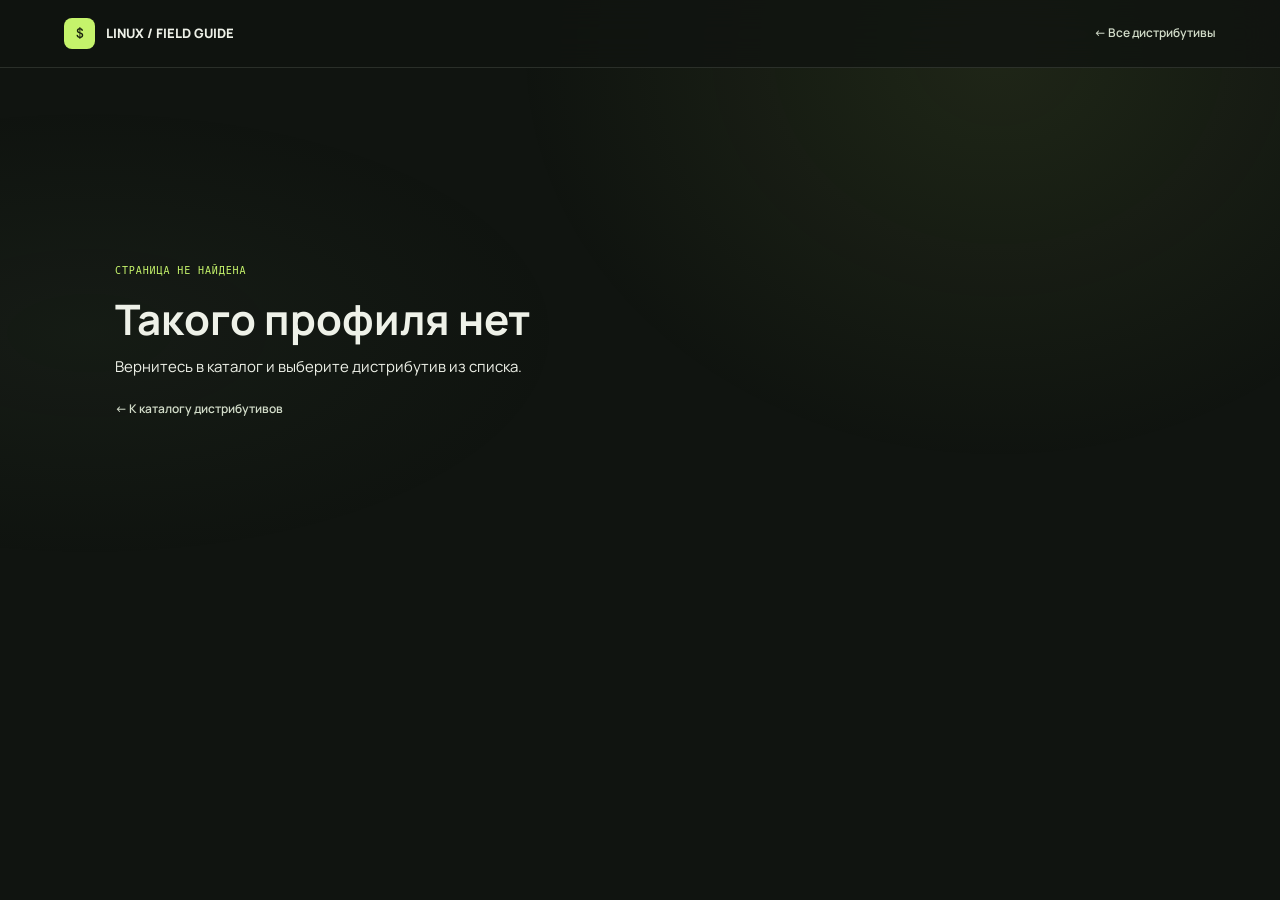
<file: distro.html>
<!doctype html>
<html lang="ru">
<head>
	<meta charset="utf-8">
	<meta name="viewport" content="width=device-width, initial-scale=1">
	<meta name="theme-color" content="#101410">
	<meta name="description" content="Подробный профиль дистрибутива Linux: назначение, модель обновлений, особенности, ограничения и советы перед установкой.">
	<title>Дистрибутив Linux — Linux изнутри</title>
	<link rel="preconnect" href="https://fonts.googleapis.com">
	<link rel="preconnect" href="https://fonts.gstatic.com" crossorigin>
	<link href="https://fonts.googleapis.com/css2?family=DM+Mono:wght@400;500&family=Manrope:wght@400;500;600;700;800&display=swap" rel="stylesheet">
	<style>
		:root { 
			color-scheme: dark; 
			--bg: #101410; 
			--panel: rgba(255,255,255,.055); 
			--line: rgba(234,242,224,.12); 
			--text: #eef1e8; 
			--muted: #b8c2b0; /* Повышена контрастность */
			--lime: #c5f36b; 
			--orange: #f0a36b; 
			--mono: "DM Mono", monospace; 
			--sans: "Manrope", "Segoe UI", sans-serif; 
		}
		* { box-sizing: border-box; }
		html { scroll-behavior: smooth; }
		body { margin: 0; background: var(--bg); color: var(--text); font: 15px/1.7 var(--sans); }
		body::before { position: fixed; inset: 0; z-index: -1; content: ""; pointer-events: none; background: radial-gradient(ellipse at 78% 6%, rgba(139,171,76,.12), transparent 34%), radial-gradient(ellipse at 7% 37%, rgba(90,122,84,.08), transparent 28%); }
		a { color: inherit; text-decoration: none; }
		
		/* Фокусы для доступности */
		a:focus-visible {
			outline: 2px solid var(--lime);
			outline-offset: 2px;
		}

		.topbar { position: sticky; top: 0; z-index: 5; height: 68px; display: flex; align-items: center; justify-content: space-between; gap: 20px; padding: 0 5vw; border-bottom: 1px solid var(--line); background: rgba(16,20,16,.82); backdrop-filter: blur(18px); }
		.brand { display: inline-flex; align-items: center; gap: 11px; font-size: 13px; font-weight: 800; white-space: nowrap; }
		.brand-mark { display: grid; width: 31px; height: 31px; place-items: center; border-radius: 8px; background: var(--lime); color: #17200d; font: 500 13px var(--mono); }
		.back-link { color: #d2dcc9; font-size: 12px; font-weight: 600; }
		.back-link:hover { color: var(--lime); }
		main { width: min(100% - 48px, 1050px); margin: 0 auto; }
		.hero { position: relative; min-height: 390px; display: flex; align-items: end; overflow: hidden; margin: 34px 0 47px; border: 1px solid rgba(234,242,224,.17); border-radius: 12px; background: #252b22 url("https://images.unsplash.com/photo-1518770660439-4636190af475?auto=format&fit=crop&w=1800&q=85") center 44% / cover; }
		.hero::before { position: absolute; inset: 0; content: ""; background: linear-gradient(90deg, rgba(12,16,12,.94), rgba(12,16,12,.55) 68%, rgba(12,16,12,.16)), linear-gradient(0deg, rgba(12,16,12,.75), transparent 70%); }
		.hero-copy { position: relative; width: 100%; padding: clamp(25px, 6vw, 62px); }
		.eyebrow, .index { color: var(--lime); font: 10px var(--mono); letter-spacing: .09em; text-transform: uppercase; }
		h1, h2, h3, p { margin-top: 0; }
		h1 { max-width: 760px; margin: 17px 0 12px; font-size: clamp(38px, 7vw, 72px); line-height: 1.04; }
		.family { color: #d4ddca; font: 11px var(--mono); }
		.lead { max-width: 700px; margin: 16px 0 0; color: #dce4d5; font-size: 14px; }
		.facts { display: grid; grid-template-columns: repeat(auto-fit, minmax(250px, 1fr)); gap: 9px; margin-bottom: 55px; }
		.fact, .panel { border: 1px solid var(--line); border-radius: 8px; background: linear-gradient(135deg, rgba(255,255,255,.07), rgba(255,255,255,.025)); }
		.fact { min-height: 107px; padding: 16px; }
		.fact span { display: block; margin-bottom: 8px; color: #a1aa9b; font: 9px var(--mono); letter-spacing: .08em; text-transform: uppercase; }
		.fact strong { display: block; color: #eaf1e6; font-size: 12px; font-weight: 600; }
		.section-head { display: flex; align-items: end; justify-content: space-between; gap: 24px; margin-bottom: 18px; }
		h2 { margin: 7px 0 0; font-size: clamp(25px, 4vw, 34px); line-height: 1.2; }
		.section-intro { max-width: 390px; margin: 0; color: var(--muted); font-size: 12px; }
		.detail-grid { display: grid; grid-template-columns: 1fr 1fr; gap: 10px; margin-bottom: 54px; }
		.panel { padding: 20px; }
		.panel h3 { margin: 0 0 9px; font-size: 14px; }
		.panel p { margin: 0; color: var(--muted); font-size: 12px; }
		.panel.accent { border-top: 2px solid var(--lime); }
		.panel.caution { border-top: 2px solid var(--orange); }
		.steps { display: grid; grid-template-columns: repeat(3, 1fr); gap: 9px; margin-bottom: 53px; }
		.step { padding: 15px; border-top: 1px solid var(--lime); color: var(--muted); font-size: 11px; }
		.step b { display: block; margin-bottom: 7px; color: var(--lime); font: 10px var(--mono); }
		.related { display: flex; flex-wrap: wrap; gap: 8px; margin-top: 18px; }
		.related a { padding: 7px 10px; border: 1px solid var(--line); border-radius: 4px; color: #d2dcc9; font-size: 11px; }
		.related a:hover { border-color: var(--lime); color: var(--lime); }
		.footer { display: flex; justify-content: space-between; gap: 20px; margin: 54px 0 28px; padding-top: 16px; border-top: 1px solid var(--line); color: #9aa495; font: 9px var(--mono); }
		.error { min-height: 60vh; display: grid; align-content: center; }
		.error h1 { font-size: 42px; }
		@media (max-width: 650px) { .topbar { height: 58px; padding: 0 18px; } .brand { font-size: 11px; } main { width: calc(100% - 36px); } .hero { min-height: 380px; margin: 20px 0 35px; background-position: 58% center; } .hero::before { background: linear-gradient(90deg, rgba(12,16,12,.89), rgba(12,16,12,.44)), linear-gradient(0deg, rgba(12,16,12,.86), transparent 90%); } .facts { grid-template-columns: 1fr; margin-bottom: 42px; } .fact { min-height: 0; } .section-head { display: block; } .section-intro { margin-top: 9px; } .detail-grid { grid-template-columns: 1fr; margin-bottom: 42px; } .steps { grid-template-columns: 1fr; margin-bottom: 42px; } .footer { display: block; line-height: 2; } }
		@media (prefers-reduced-motion: reduce) { html { scroll-behavior: auto; } }
	</style>
</head>
<body>
	<header class="topbar"><a class="brand" href="index.html#top"><span class="brand-mark">$</span> LINUX / FIELD GUIDE</a><a class="back-link" href="index.html#distros">← Все дистрибутивы</a></header>
	<main id="content"></main>
	<script>
		const profiles = [
			{ name: 'Linux Mint', family: 'Ubuntu / Debian', intro: 'Удобный настольный Linux с привычной логикой меню, панели и окон. Mint ориентирован на тех, кто хочет получить готовую систему без обязательной ручной настройки.', model: 'Фиксированные выпуски на базе Ubuntu LTS; отдельная редакция LMDE основана непосредственно на Debian. Перед установкой стоит проверить актуальный цикл поддержки выбранного выпуска.', packages: 'Основной источник программ — репозитории Ubuntu или Debian, управление пакетами через APT. Есть графический менеджер программ и собственные Mint-инструменты настройки.', desktop: 'Cinnamon — основная и наиболее узнаваемая редакция; также доступны более лёгкие MATE и Xfce. В поставку входят инструменты обновления, резервного копирования и настройки драйверов.', strengths: 'Знакомый интерфейс, понятная установка, широкая документация Ubuntu и умеренные требования Cinnamon. Хорошо подходит как первый Linux на домашнем компьютере.', cautions: 'Пакеты в стабильной базе могут быть старше, чем в быстро обновляемых системах. Некоторые проприетарные форматы и игровые сценарии требуют отдельной настройки.', start: 'Запустите live-USB и проверьте Wi-Fi, звук, сон, графику и масштабирование. Для повседневного ПК начните с Cinnamon; для старого ноутбука сравните MATE или Xfce.', related: [2, 7, 15] },
			{ name: 'Ubuntu', family: 'Debian', intro: 'Один из самых распространённых Linux-дистрибутивов для настольных компьютеров, серверов и облаков. Ubuntu предлагает готовую интегрированную систему и большую экосистему инструкций.', model: 'Фиксированные релизы выходят регулярно; LTS-выпуски получают длительную поддержку. Между версиями можно обновляться штатными средствами, но перед переходом полезна резервная копия.', packages: 'APT и пакеты DEB из репозиториев Ubuntu; также широко используются Snap и Flatpak. Для разработки и серверов доступны официальные репозитории и облачные образы.', desktop: 'Стандартная редакция использует GNOME с настройками Ubuntu. Большой выбор официальных вариантов включает Kubuntu, Xubuntu и Lubuntu с другими рабочими столами.', strengths: 'Широкая поддержка оборудования и ПО, понятная документация, много учебных материалов и простая установка. Хороший общий выбор для рабочего компьютера и разработки.', cautions: 'Snap используется в некоторых стандартных сценариях и нравится не всем. Частые промежуточные релизы требуют обновления чаще, чем LTS; некоторые драйверы закрыты.', start: 'Если важна предсказуемость, выбирайте актуальный LTS-выпуск. Проверьте совместимость устройств в live-сессии и заранее решите, как будете устанавливать приложения: APT, Snap или Flatpak.', related: [1, 3, 17] },
			{ name: 'Fedora Workstation', family: 'RPM / Red Hat', intro: 'Современный настольный дистрибутив сообщества Fedora. Он быстро включает новые версии ядра, графического стека и инструментов, сохраняя целостную конфигурацию для разработчиков и обычного desktop.', model: 'Фиксированные выпуски с относительно коротким сроком сопровождения и переходом на новые версии примерно раз в полгода. Это не rolling-релиз: систему обновляют между выпусками.', packages: 'RPM-пакеты управляются DNF. Дополнительные кодеки и проприетарное ПО могут требовать стороннего репозитория; Flatpak широко применяется для графических приложений.', desktop: 'Основная редакция поставляется с GNOME и современным Wayland-сеансом. Fedora Spins дают официальные варианты с KDE Plasma, Xfce, Cinnamon и другими средами.', strengths: 'Свежие компиляторы и библиотеки, близость к upstream-проектам, хорошие средства контейнерной разработки и актуальная поддержка оборудования.', cautions: 'Из-за короткого цикла поддержки обновляться нужно регулярно. Некоторые кодеки и проприетарные драйверы не включены в базовую установку.', start: 'Попробуйте live-образ и убедитесь, что важные периферийные устройства работают. Для NVIDIA или мультимедийных кодеков изучите поддерживаемые Fedora способы установки после первого запуска.', related: [18, 19, 20] },
			{ name: 'Arch Linux', family: 'Независимый', intro: 'Минималистичный rolling-дистрибутив для тех, кто хочет собрать систему из выбранных компонентов и понимать её устройство. Arch устанавливает немного готовых решений и не скрывает конфигурацию.', model: 'Непрерывные обновления из репозиториев без отдельных крупных версий. Иногда обновление требует прочитать объявления проекта и выполнить дополнительные действия вручную.', packages: 'Pacman управляет бинарными пакетами; AUR содержит пользовательские рецепты сборки и требует проверки перед использованием. Официальная ArchWiki известна подробной документацией.', desktop: 'Установщик позволяет выбрать ядро, среду, загрузчик и службы. KDE, GNOME, тайловые оконные менеджеры и серверные конфигурации собираются отдельно.', strengths: 'Большой контроль, актуальные версии ПО, сильная документация и возможность получить ровно ту систему, которая нужна.', cautions: 'Нужно самостоятельно обслуживать систему, разбираться с загрузкой и читать новости обновлений. AUR-пакеты не являются официально проверенными бинарными пакетами.', start: 'Сначала изучите официальную инструкцию установки и ArchWiki. Делайте резервные копии, обновляйте систему согласованно и не выполняйте вслепую команды из случайных руководств.', related: [26, 27, 29] },
			{ name: 'Debian', family: 'DEB', intro: 'Независимый общественный проект и основа множества других дистрибутивов. Debian ценят за широкий выбор архитектур, стабильную базу и пригодность как для серверов, так и для рабочих станций.', model: 'Стабильная ветка получает исправления и обновления безопасности; новые версии программ появляются преимущественно с новым выпуском. Есть testing и unstable для более новых пакетов.', packages: 'Формат DEB и менеджеры APT/dpkg. Официальный установщик позволяет выбрать набор программ; прошивки и несвободные компоненты доступны в соответствии с текущей политикой проекта.', desktop: 'Можно выбрать GNOME, KDE Plasma, Xfce, Cinnamon и другие среды. Минимальная установка хорошо подходит для сервера, а готовый desktop настраивается при установке.', strengths: 'Предсказуемость стабильной ветки, независимое управление проектом, большое число пакетов и долгий опыт эксплуатации в инфраструктуре.', cautions: 'В stable-ветке версии ПО консервативны. Установка некоторых Wi-Fi-адаптеров и видеокарт может потребовать подходящей прошивки или драйвера.', start: 'Для рабочего компьютера выбирайте стабильный выпуск и включите только необходимые источники пакетов. Проверяйте наличие firmware для своей модели ноутбука в live-среде или при установке.', related: [1, 2, 35] },
			{ name: 'openSUSE Tumbleweed', family: 'RPM / SUSE', intro: 'Полноценный rolling-дистрибутив openSUSE, объединяющий свежие пакеты с автоматической проверкой сборок. Он подходит пользователям, которым нужны актуальные версии и инструменты администрирования.', model: 'Непрерывно обновляемая система. Публикуемые снимки проходят автоматические тесты openQA; это снижает риск, но не отменяет необходимость резервных копий и чтения примечаний.', packages: 'RPM управляется Zypper; графические системные настройки доступны через YaST. Репозитории содержат широкий выбор desktop- и серверного ПО.', desktop: 'Официальные образы предлагают KDE Plasma и GNOME, возможна установка других сред. Btrfs со снимками часто используется как часть стандартной конфигурации.', strengths: 'Свежий стек, сильные средства администрирования и возможность отката к снимку при неудачном обновлении, если снимки настроены и доступны.', cautions: 'Большие обновления могут быть частыми и занимать время; снимки требуют места. Сторонние репозитории могут нарушить согласованность пакетов.', start: 'Убедитесь, что на диске достаточно места для снимков. Обновляйтесь штатным способом, делайте резервные копии важных данных и не смешивайте без необходимости несовместимые репозитории.', related: [25, 24, 3] },
			{ name: 'Lubuntu', family: 'Ubuntu', intro: 'Официальный вариант Ubuntu с рабочим столом LXQt. Он предлагает знакомую базу Ubuntu в более лёгкой графической оболочке для компактных систем и пользователей, которым нужен простой desktop.', model: 'Следует графику выпусков Ubuntu: доступны промежуточные и LTS-версии с соответствующими сроками поддержки. Проверяйте срок поддержки конкретного выпуска.', packages: 'Используются репозитории Ubuntu, APT и форматы DEB; доступны стандартные инструменты установки программ Ubuntu.', desktop: 'LXQt — модульная среда на Qt с панелью, меню и настройками. Это полноценный desktop, хотя набор предустановленных приложений отличается от стандартной Ubuntu.', strengths: 'Относительно скромные требования к ресурсам, привычный рабочий процесс и совместимость с экосистемой Ubuntu.', cautions: 'Новая лёгкая среда не исправит нехватку памяти или неисправный накопитель; реальная нагрузка зависит от браузера и приложений. Некоторые элементы интерфейса выглядят иначе, чем в GNOME.', start: 'Проверьте live-образ на целевом компьютере и оцените скорость браузера с реальными вкладками. Для очень старого оборудования сравните также antiX или Puppy Linux.', related: [15, 37, 1] },
			{ name: 'NixOS', family: 'Независимый', intro: 'Дистрибутив, где большая часть конфигурации системы описывается декларативно. NixOS строит систему из конфигурации, что упрощает воспроизведение настроек и откат к предыдущему поколению.', model: 'Фиксированные каналы обновления; есть стабильные ветки и более быстро меняющийся канал. Обновление конфигурации создаёт новое поколение, к которому можно вернуться.', packages: 'Пакетный менеджер Nix использует функциональную модель сборок и хранилище с версиями. Конфигурация обычно задаётся в Nix-файлах; доступен большой репозиторий nixpkgs.', desktop: 'Можно установить GNOME, KDE Plasma и другие среды, но системные службы, пользователи и многие параметры настраиваются через декларативную конфигурацию.', strengths: 'Повторяемые настройки, атомарные обновления поколений, удобный откат и возможность держать разные версии инструментов разработки.', cautions: 'Язык конфигурации и модель Nix отличаются от привычных менеджеров пакетов. Некоторые программы ожидают стандартные файловые пути и требуют дополнительных настроек.', start: 'Начните с официального руководства и сохраните исходный конфигурационный файл в системе контроля версий. Меняйте конфигурацию небольшими шагами и проверяйте результат сборки до переключения.', related: [4, 8, 19] },
			{ name: 'Bazzite', family: 'Fedora Atomic', intro: 'Настольная система на основе Fedora Atomic, подготовленная для игр и мультимедиа. Она поставляется с настройками и инструментами, которые сокращают путь от установки до использования Steam.', model: 'Образная система с атомарными обновлениями и откатом к предыдущему состоянию. Это специализированный проект: следите за документацией выпуска и совместимостью конкретной модели устройства.', packages: 'Базовая система обновляется как образ; графические приложения обычно устанавливаются в изолированном формате Flatpak. Для дополнительных системных пакетов используются контейнерные или поддерживаемые проектом механизмы.', desktop: 'Предлагаются варианты для обычного desktop и игровых устройств, включая редакции с KDE Plasma или GNOME. Состав и настройки зависят от выбранного образа.', strengths: 'Игровая интеграция, атомарное обновление и готовые настройки, особенно полезные для Steam и контроллеров.', cautions: 'Это не универсальная замена классической Fedora для каждого сценария. Изменения базовой системы устроены иначе, а отдельные античиты и игры всё равно могут не работать.', start: 'Выберите образ для точного типа устройства, проверьте совместимость игр и периферии и прочитайте рекомендации Bazzite перед добавлением системных пакетов.', related: [3, 49, 10] },
			{ name: 'Pop!_OS', family: 'Ubuntu', intro: 'Настольный дистрибутив System76 на базе Ubuntu, ориентированный на продуктивную работу, разработку и игры. Важная особенность проекта — интеграция системы с компьютерами производителя.', model: 'Фиксированные выпуски, основанные на Ubuntu; график и поддержка зависят от текущего выпуска Pop!_OS. Проверяйте официальные заметки проекта перед обновлением.', packages: 'База Ubuntu и APT, собственные репозитории System76, а также Flatpak для приложений. Для компьютеров с NVIDIA доступны соответствующие образы и драйверы.', desktop: 'Существующие выпуски основаны на GNOME с дополнениями Pop. Проект развивает собственную среду COSMIC; доступность и зрелость компонентов зависят от конкретной версии системы.', strengths: 'Готовые образы для разных видеокарт, удобная интеграция оборудования System76 и ориентированные на клавиатуру функции рабочего стола.', cautions: 'Часть преимуществ особенно заметна на оборудовании System76. Изменения собственной среды и график перехода на неё стоит сверять с текущими релизами.', start: 'Проверьте, что образ соответствует видеокарте, и сверяйте инструкции с текущей версией Pop!_OS. На компьютере другого производителя отдельно протестируйте сон, Wi-Fi и графику.', related: [2, 9, 17] },
			{ name: 'Zorin OS', family: 'Ubuntu', intro: 'Настольный дистрибутив для перехода на Linux с привычной организацией рабочего стола. Zorin делает акцент на цельном интерфейсе и готовых вариантах оформления.', model: 'Фиксированные выпуски на базе Ubuntu LTS; между крупными версиями действует срок поддержки базового выпуска. Перед выбором проверьте актуальную таблицу поддержки.', packages: 'Используются APT и репозитории Ubuntu, доступны Flatpak и дополнительные источники программ. Состав доступных редакций и функций может отличаться.', desktop: 'Среда основана на GNOME и настраивается под разные раскладки интерфейса. Визуальные настройки позволяют приблизить панель и меню к знакомым пользователю шаблонам.', strengths: 'Невысокий порог входа, аккуратная интеграция базовых приложений и понятный интерфейс для повседневных задач.', cautions: 'Некоторые дополнительные оформления или возможности могут зависеть от редакции. Совместимость программ Windows не гарантируется одним лишь интерфейсом.', start: 'Сначала попробуйте бесплатный вариант в live-сессии и проверьте нужные приложения. Если переходите с Windows, заранее составьте список файловых форматов и программ, от которых зависите.', related: [1, 12, 14] },
			{ name: 'elementary OS', family: 'Ubuntu', intro: 'Настольная система с собственным визуальным языком, приложениями и центром приложений. elementary стремится к согласованному и сдержанному пользовательскому опыту.', model: 'Фиксированные выпуски на базе Ubuntu LTS. Срок поддержки связан с базовой платформой и политикой проекта; проверяйте, какая версия сейчас поддерживается.', packages: 'Базовые DEB-пакеты и APT дополняются AppCenter и Flatpak. Приложения elementary могут следовать собственным рекомендациям по интерфейсу.', desktop: 'Pantheon сочетает док, верхнюю панель и системные настройки в единой среде. Лучше всего ощущается в штатной конфигурации, хотя технически система остаётся настраиваемой.', strengths: 'Цельность интерфейса, аккуратные приложения и умеренное количество визуальных отвлекающих элементов.', cautions: 'Экосистема собственных приложений меньше, чем у GNOME или KDE. Пользователям, которым нужны глубокая настройка и широкий выбор системных панелей, среда может показаться ограниченной.', start: 'Проверьте нужные приложения и подключение учётных записей в live-режиме. Перед установкой убедитесь, что текущий выпуск подходит по поддержке и совместимости с устройствами.', related: [12, 1, 14] },
			{ name: 'KDE neon', family: 'Ubuntu', intro: 'Система для пользователей KDE: стабильная база Ubuntu LTS сочетается с быстро обновляемыми компонентами KDE. Проект в первую очередь показывает актуальное состояние Plasma и приложений KDE.', model: 'Основа Ubuntu LTS, поверх которой регулярно обновляется программный стек KDE. Это не обычный вариант Ubuntu с одинаковым циклом для всех компонентов.', packages: 'Ubuntu APT-репозитории обеспечивают базу; пакеты Plasma и KDE приходят из репозиториев проекта. Flatpak также может использоваться для приложений.', desktop: 'KDE Plasma — центральная часть системы: панели, виджеты, сочетания клавиш и внешний вид широко настраиваются.', strengths: 'Быстрый доступ к новым версиям Plasma при привычной Ubuntu-базе и удобный путь попробовать KDE на современной системе.', cautions: 'Новые компоненты KDE обновляются отдельно от базовой Ubuntu, поэтому система не равна консервативному LTS desktop. Это не специализированный дистрибутив с поддержкой всех сценариев Ubuntu.', start: 'Если нужна максимально консервативная система, сравните с Kubuntu. Если важны новые функции KDE, установите neon и внимательно проверяйте сообщения об обновлениях.', related: [14, 18, 2] },
			{ name: 'Kubuntu', family: 'Ubuntu', intro: 'Официальный вариант Ubuntu с рабочим столом KDE Plasma. Он совмещает стандартную инфраструктуру Ubuntu с гибкой средой, которую можно настроить под классический или необычный рабочий процесс.', model: 'Следует графику и срокам поддержки Ubuntu, включая LTS-выпуски. Переходы между выпусками выполняются штатными инструментами Ubuntu.', packages: 'APT и репозитории Ubuntu; доступны DEB, Snap и Flatpak. Приложения KDE интегрированы с Plasma и системными настройками.', desktop: 'KDE Plasma даёт панели, виджеты, виртуальные рабочие столы и широкие настройки. Набор приложений отличается от стандартной редакции Ubuntu.', strengths: 'Знакомая Ubuntu-база, большое количество настроек и широкий выбор KDE-программ.', cautions: 'Богатство параметров может потребовать времени на освоение. Для отдельных приложений из других сред могут понадобиться дополнительные библиотеки.', start: 'Попробуйте live-образ и настройте панель только после освоения стандартной конфигурации. Для длительной поддержки выбирайте актуальную LTS-версию Kubuntu.', related: [13, 18, 1] },
			{ name: 'Xubuntu', family: 'Ubuntu', intro: 'Официальный вариант Ubuntu с Xfce. Он предлагает традиционный desktop с панелями и меню, при этом оставаясь гибким и обычно менее требовательным к ресурсам, чем крупные среды.', model: 'Выпуски синхронизированы с Ubuntu. Уточняйте срок поддержки конкретной версии: он зависит от того, является ли выпуск LTS и от политики сопровождения Xubuntu.', packages: 'APT и репозитории Ubuntu; доступны стандартные Ubuntu-программы, Flatpak и другие поддерживаемые форматы.', desktop: 'Xfce состоит из панелей, файлового менеджера Thunar и набора небольших утилит. Компоненты можно менять независимо, не теряя привычную структуру desktop.', strengths: 'Быстрый отклик на скромном оборудовании, традиционная организация интерфейса и совместимость с Ubuntu-экосистемой.', cautions: 'Лёгкая среда не гарантирует ускорения тяжёлых сайтов или современных игр. Внешний вид некоторых приложений может отличаться из-за смешения GTK- и Qt-программ.', start: 'Загрузите live-образ на целевом компьютере и проверьте сон, Wi-Fi и видео. Сравните фактическую нагрузку с Lubuntu, если у устройства особенно мало памяти.', related: [7, 1, 35] },
			{ name: 'Ubuntu Studio', family: 'Ubuntu', intro: 'Вариант Ubuntu с приложениями и настройками для создания аудио, видео, графики и контента. Он экономит время на первичном подборе творческих инструментов.', model: 'Основан на цикле Ubuntu; LTS-выпуски подходят для более долгого рабочего периода. Проверяйте, какие версии медиапакетов включены в конкретный релиз.', packages: 'APT и репозитории Ubuntu; поставляется большой набор редакторов и плагинов. Дополнительные программы можно устанавливать из поддерживаемых источников.', desktop: 'Использует KDE Plasma и специализированные настройки рабочего стола. Для низкой задержки звука важны конфигурация PipeWire/JACK и аппаратные интерфейсы.', strengths: 'Готовая подборка приложений для цифрового творчества, хорошая база Ubuntu и меньше начальной ручной настройки.', cautions: 'Набор программ занимает место, а профессиональная совместимость зависит от конкретного оборудования, кодеков и форматов проекта. Не все коммерческие приложения имеют Linux-версию.', start: 'Перед переездом откройте реальные проекты в нужных редакторах и проверьте аудиоинтерфейс, MIDI, GPU и плагины. Сделайте копии проектов и пресетов до экспериментов.', related: [2, 14, 3] },
			{ name: 'Ubuntu Server', family: 'Ubuntu', intro: 'Серверная редакция Ubuntu без обязательного графического рабочего стола. Она предназначена для виртуальных машин, физических серверов, облаков и домашних сервисов.', model: 'Доступны LTS-релизы с длительной поддержкой и промежуточные версии. Поддержку конкретного выпуска и расширенные варианты обслуживания сверяйте с официальным циклом Ubuntu.', packages: 'APT управляет системными пакетами; cloud-init, snap и контейнерные инструменты применяются в зависимости от образа и задачи. Обновления безопасности публикуются через репозитории.', desktop: 'По умолчанию графическая оболочка не нужна: сервером управляют через SSH и консоль. При необходимости desktop устанавливается отдельно, но увеличивает поверхность обслуживания.', strengths: 'Большой выбор серверных инструкций, облачных образов и пакетов для веб-сервисов, баз данных и контейнеров.', cautions: 'Публичный сервер нужно обновлять, ограничивать сетевые службы, настраивать резервное копирование и доступ по ключам. Сам по себе дистрибутив не обеспечивает безопасную конфигурацию.', start: 'Начните с минимального образа, настройте пользователя с sudo и SSH-ключи, затем откройте только необходимые порты. Сначала проверьте процедуру восстановления и резервных копий.', related: [5, 20, 21] },
			{ name: 'Fedora KDE Plasma Desktop', family: 'RPM / Red Hat', intro: 'Официальная Fedora с KDE Plasma вместо GNOME по умолчанию. Подходит тем, кому нужны свежие системные компоненты Fedora и настраиваемый рабочий стол KDE.', model: 'Фиксированные релизы Fedora с частыми обновлениями и ограниченным сроком поддержки каждого выпуска. Планируйте своевременный переход на следующую поддерживаемую версию.', packages: 'RPM и DNF; Flatpak доступен для desktop-приложений. Для некоторых кодеков или проприетарных компонентов могут потребоваться дополнительные источники.', desktop: 'KDE Plasma и приложения KDE настроены как интегрированный desktop. Wayland является важной частью современного графического стека, но можно проверить доступные сеансы и совместимость оборудования.', strengths: 'Свежая Plasma, новые версии ядра и инструментов разработки, а также официальная поддержка Fedora.', cautions: 'Нужно обновляться в пределах срока поддержки Fedora. Проприетарные кодеки и отдельные драйверы могут потребовать ручного включения дополнительных репозиториев.', start: 'Проверьте периферийные устройства в live-среде. Если вы переходите с Kubuntu, учтите различия DNF/RPM и более короткий цикл Fedora.', related: [3, 14, 19] },
			{ name: 'Fedora Silverblue', family: 'Fedora Atomic', intro: 'Настольная Fedora с неизменяемой базовой системой и образной моделью обновлений. Она рассчитана на атомарное обновление и откат, а приложения предлагает устанавливать отдельно от базового слоя.', model: 'Система обновляется целостными образами; можно загрузить предыдущее состояние после проблемного обновления. Поддержка следует циклу Fedora.', packages: 'Flatpak предназначен для графических приложений, Toolbox или Distrobox — для изолированных сред разработки. Наложение RPM-пакетов возможно, но не должно заменять штатную модель.', desktop: 'Поставляется с GNOME. Близкий вариант Fedora Kinoite использует KDE Plasma; атомарная модель требует привыкания к разделению приложений и базовой системы.', strengths: 'Воспроизводимые обновления, откат и удобное разделение рабочих окружений через контейнеры.', cautions: 'Системные изменения устроены иначе, чем в классической Fedora. Некоторые инструкции, предполагающие ручную модификацию корневой системы, здесь неприменимы.', start: 'Перед установкой проверьте доступность нужных приложений во Flatpak или контейнерах. Сначала попробуйте штатный workflow, а не переносите привычки управления пакетами один к одному.', related: [9, 25, 8] },
			{ name: 'Fedora Server', family: 'RPM / Red Hat', intro: 'Серверная редакция Fedora для современных серверных приложений и тестирования актуального стека. Она подходит там, где важны новые версии компонентов, а обновлять систему каждые несколько выпусков приемлемо.', model: 'Релизы Fedora поддерживаются ограниченное время по сравнению с серверными LTS-платформами. Для долгоживущих систем заранее планируйте регулярные переходы между выпусками.', packages: 'RPM и DNF; доступны серверные роли и инструменты управления, контейнеры и виртуализация. Конкретные службы устанавливаются из репозиториев по потребности.', desktop: 'Обычно работает без графического окружения и администрируется по SSH. Управление через Cockpit доступно как отдельный веб-инструмент.', strengths: 'Современные версии ядра, сетевого и контейнерного стека, тесная связь с экосистемой Red Hat.', cautions: 'Короткий срок поддержки требует дисциплины обновлений. Для длительно неизменяемых корпоративных нагрузок могут быть уместнее Rocky Linux, AlmaLinux или RHEL.', start: 'Сначала определите окно обслуживания и сценарий обновления. Закройте ненужные службы, настройте журналы и резервные копии и проверьте обновление на тестовой машине.', related: [20, 21, 23] },
			{ name: 'Rocky Linux', family: 'RHEL-compatible', intro: 'Дистрибутив сообщества, ориентированный на совместимость с экосистемой Red Hat Enterprise Linux. Его часто рассматривают для серверов, где нужен долгий цикл стабильной платформы.', model: 'Фиксированные корпоративные релизы с длительным сопровождением. Конкретные сроки поддержки и совместимость следует сверять с текущей политикой Rocky Linux.', packages: 'RPM и DNF; доступны корпоративные библиотеки, серверные инструменты и сборки для распространённых архитектур. Дополнительные репозитории требуют проверки происхождения.', desktop: 'Основная аудитория — серверы и рабочие нагрузки без графического desktop. Графическую среду можно установить, но она не является главным сценарием.', strengths: 'Предсказуемость, знакомые администраторам RHEL-инструменты и возможность размещать типовые серверные приложения.', cautions: 'Совместимость с RHEL не означает наличие поддержки от Red Hat. Для бизнеса заранее определите, кто будет отвечать за обновления и устранение инцидентов.', start: 'Сверьте требуемую версию совместимости и доступность пакетов. Испытайте восстановление из резервной копии и настройте безопасное удалённое администрирование.', related: [21, 23, 20] },
			{ name: 'AlmaLinux', family: 'RHEL-compatible', intro: 'Открытая корпоративная Linux-платформа, рассчитанная на серверы и совместимость с большим количеством ПО для RHEL-подобных систем.', model: 'Фиксированные ветки с продолжительной поддержкой. Политику совместимости и периоды сопровождения проверяйте для конкретного основного выпуска.', packages: 'RPM/DNF и совместимые серверные пакеты. Экосистема ориентирована на инструменты управления, веб-серверы, базы данных и корпоративное ПО.', desktop: 'Чаще устанавливается как минимальный сервер без графического интерфейса. Для администрирования подходят SSH и поддерживаемые средства управления.', strengths: 'Стабильная база и знакомый RPM-стек для организаций и хостингов, которым нужен RHEL-совместимый вариант.', cautions: 'Совместимость и сертификация не равны коммерческой поддержке вендора. Проверьте требования поставщика своего прикладного ПО.', start: 'Сверьте матрицу совместимости нужного приложения, настройте автоматизированные обновления безопасности и регулярно проверяйте восстановление серверов.', related: [20, 22, 23] },
			{ name: 'Red Hat Enterprise Linux', family: 'RPM / Red Hat', intro: 'Коммерческая корпоративная платформа Red Hat для серверов, облаков и сертифицированных рабочих нагрузок. Она сочетает стабильные релизы с официальными каналами поддержки и экосистемой инструментов управления.', model: 'Корпоративные основные версии с длительным жизненным циклом и поддерживаемыми потоками обновлений. Условия доступа к пакетам и поддержки зависят от подписки.', packages: 'RPM и DNF; используются репозитории Red Hat и корпоративные средства управления, включая Satellite в соответствующих сценариях.', desktop: 'Обычно эксплуатируется на серверах и в облаке. Доступны графические варианты, но основное внимание уделено управляемой инфраструктуре.', strengths: 'Вендорская поддержка, сертификации, документация и предсказуемость для организаций с формальными требованиями.', cautions: 'Нужна подписка для многих официальных сценариев поддержки и доступа. Программный стек намеренно консервативен относительно rolling-дистрибутивов.', start: 'До внедрения проверьте совместимость оборудования и приложений, модель подписки, политику патчей и требования аудита. Оцените жизненный цикл всей инфраструктуры, а не только ОС.', related: [20, 21, 22] },
			{ name: 'openSUSE Leap', family: 'RPM / SUSE', intro: 'Фиксированный выпуск openSUSE для пользователей, которым важны предсказуемые обновления и инструменты SUSE. Подходит для настольных компьютеров и серверов.', model: 'Фиксированные релизы с согласованной базой пакетов; цикл и политика поддержки зависят от текущего выпуска и связи с SUSE Linux Enterprise.', packages: 'RPM и Zypper; графическая утилита YaST помогает настраивать систему, сеть и службы. Репозитории включают desktop- и серверное ПО.', desktop: 'Официально доступны KDE Plasma и GNOME, также возможны другие среды. Настройку можно вести как через графические инструменты, так и из консоли.', strengths: 'Предсказуемая модель, удобное администрирование и знакомый RPM-стек без rolling-обновлений.', cautions: 'Актуальность и срок жизни релизов меняются; сверяйте официальную дорожную карту. Для самых свежих desktop-пакетов лучше изучить Tumbleweed.', start: 'Проверьте текущую матрицу поддержки и выберите подходящую среду. YaST удобен, но полезно понимать, какие конфигурационные файлы изменяет выбранный инструмент.', related: [6, 25, 3] },
			{ name: 'openSUSE Aeon', family: 'RPM / SUSE', intro: 'Атомарный настольный проект openSUSE, построенный вокруг автоматических обновлений и разделения базовой системы и пользовательских приложений.', model: 'Образные обновления применяются целиком и рассчитаны на автоматизацию; перед установкой проверяйте актуальный статус проекта и рекомендации по восстановлению.', packages: 'Flatpak используется для desktop-приложений, Distrobox — для отдельных Linux-окружений. Базовые пакеты и изменения системы управляются по модели Aeon.', desktop: 'Предназначен для современного GNOME desktop. Стандартные системные изменения не предполагают свободную установку любого RPM в корневую систему.', strengths: 'Автоматическое обслуживание, изолированные приложения и сниженная потребность вручную управлять базовой системой.', cautions: 'Проект и его документация могут меняться; это не универсальная замена классической openSUSE. Специальные системные драйверы и рабочие процессы следует проверить заранее.', start: 'Изучите текущие заметки Aeon и проверьте поддержку GPU, VPN, приложений и корпоративных средств управления до переноса основного компьютера.', related: [19, 6, 9] },
			{ name: 'Manjaro', family: 'Arch-based', intro: 'Настольный дистрибутив на базе Arch с графической установкой и собственными репозиториями. Manjaro старается сделать rolling-систему доступнее для повседневного использования.', model: 'Rolling-релизы: обновления поступают пакетами после прохождения собственного цикла тестирования. Это отличается от прямого использования репозиториев Arch.', packages: 'Pacman и графические инструменты; доступ к AUR возможен, но пользовательские рецепты остаются на ответственности пользователя. Некоторые дополнительные форматы тоже доступны.', desktop: 'Предлагаются редакции с KDE Plasma, GNOME и Xfce. Установщик Calamares и утилиты настройки упрощают первоначальную настройку.', strengths: 'Простой вход в Arch-подобную систему, выбор сред и удобные графические средства управления драйверами и ядрами.', cautions: 'Задержка пакетов относительно Arch не исключает rolling-проблем. Сторонние AUR-пакеты могут не совпасть с версиями в репозиториях Manjaro.', start: 'Читайте объявления перед крупными обновлениями и держите резервную копию. Не следуйте автоматически ArchWiki, если инструкция предполагает точные версии Arch-пакетов.', related: [4, 27, 28] },
			{ name: 'EndeavourOS', family: 'Arch-based', intro: 'Близкий к Arch Linux настольный дистрибутив с удобным установщиком и сообществом. Он помогает быстрее получить работающий desktop, не превращая систему в полностью автоматизированный продукт.', model: 'Rolling-модель Arch: пакеты поступают из близких к Arch источников. Пользователь обслуживает систему и следит за объявлениями об обновлениях.', packages: 'Pacman и репозитории Arch плюс инструменты EndeavourOS; доступен AUR, где рецепты поддерживаются сообществом, а не проектом EndeavourOS.', desktop: 'Онлайн-установщик предлагает набор популярных сред и оконных менеджеров. После установки остаётся обычная гибкая Arch-подобная система.', strengths: 'Меньше ручных шагов при установке, близкая связь с Arch и возможность получить чистый desktop без большого числа предустановленных компонентов.', cautions: 'Удобный установщик не снимает обязанность обслуживать rolling-систему. Многие задачи потребуют самостоятельного чтения ArchWiki.', start: 'Убедитесь, что понимаете обновления pacman и обслуживание загрузчика. Используйте официальную документацию EndeavourOS для собственных инструментов и ArchWiki для общих компонентов.', related: [4, 26, 29] },
			{ name: 'CachyOS', family: 'Arch-based', intro: 'Производительный Arch-подобный rolling-дистрибутив, предлагающий оптимизированные пакеты и инструменты установки для desktop и игр.', model: 'Rolling-обновления на основе Arch с собственными репозиториями и настройками. Проверяйте актуальные рекомендации проекта, особенно перед сменой ядра или профиля.', packages: 'Pacman и дополнительные репозитории CachyOS; возможны AUR и Flatpak. Оптимизированные сборки предназначены для поддерживаемых архитектур и процессоров.', desktop: 'Установщик помогает выбрать среду, ядро и дополнительные игровые компоненты. Конфигурация рассчитана на производительный desktop, но её можно менять.', strengths: 'Свежий стек, упор на производительность и готовые игровые инструменты без необходимости собирать всё вручную.', cautions: 'Оптимизация не гарантирует ускорения каждого приложения. Собственные пакеты и частые обновления добавляют источники изменений; проблемы нужно уметь диагностировать.', start: 'Сравните систему с обычным Arch на своём железе, сохраните стандартное загрузочное ядро как вариант восстановления и тестируйте изменения производительности по измерениям.', related: [4, 28, 49] },
			{ name: 'Garuda Linux', family: 'Arch-based', intro: 'Arch-подобный rolling-дистрибутив с готовыми настольными образами, выразительным оформлением и игровыми инструментами. Он объединяет множество компонентов в настроенную систему.', model: 'Rolling-релизы, основанные на Arch и репозиториях проекта. Снимки Btrfs часто входят в рекомендуемую конфигурацию, но не заменяют внешнюю резервную копию.', packages: 'Pacman, репозитории Garuda, графические утилиты и при необходимости AUR. Снимки системы могут упростить откат после неудачного обновления.', desktop: 'Доступно несколько оформленных редакций, включая KDE Plasma и варианты с другими средами. Игровые инструменты и дополнительные настройки отличаются между образами.', strengths: 'Богатая готовая комплектация, яркий desktop и инструменты восстановления, полезные для экспериментирующей системы.', cautions: 'Много предустановленного ПО может быть избыточным; rolling-обновления требуют обслуживания. Снимок на том же диске не спасает от отказа накопителя.', start: 'Выберите минимально подходящую редакцию, проверьте свободное место для Btrfs-снимков и настройте отдельную копию пользовательских данных.', related: [26, 27, 4] },
			{ name: 'Artix Linux', family: 'Arch-based', intro: 'Arch-подобная rolling-система для пользователей, которые предпочитают альтернативы systemd. Можно выбрать другой менеджер служб и построить минимальную конфигурацию.', model: 'Rolling-релиз на основе Arch. Важны согласованность выбранного init-системного набора и чтение инструкций Artix при обновлении.', packages: 'Pacman и репозитории Artix; доступ к части Arch-пакетов требует специальных репозиториев и осторожного соблюдения рекомендаций проекта.', desktop: 'Можно установить KDE, Xfce, тайлинговый WM или минимальную консольную систему. Образы и варианты init отличаются, выбор влияет на набор служб.', strengths: 'Выбор OpenRC, runit, s6 или других поддерживаемых вариантов вместо systemd и возможность минималистичной настройки.', cautions: 'Некоторое ПО и инструкции предполагают systemd. Смешивание репозиториев или компонентов от разных init-систем может привести к трудно диагностируемым конфликтам.', start: 'Сначала выберите init-систему и внимательно следуйте официальному руководству Artix. Перед добавлением Arch-репозиториев проверьте совместимость пакетов.', related: [4, 32, 34] },
			{ name: 'Gentoo', family: 'Независимый', intro: 'Гибкий дистрибутив, где пользователь может собирать значительную часть системы из исходного кода и задавать функции пакетов. Он особенно интересен для обучения и тонкого контроля.', model: 'Rolling-дерево пакетов; обновления и пересборки выполняются пользователем. Профили и стабильность отдельных архитектур влияют на доступность версий.', packages: 'Portage и ebuild-рецепты; USE-флаги управляют включаемыми возможностями. Сборка может занимать время и требует планирования ресурсов.', desktop: 'Возможны практически любые среды, но их установка и настройка могут потребовать сборки множества зависимостей. Минимальная консольная система также естественна для Gentoo.', strengths: 'Тонкий контроль функций пакетов, глубокое понимание зависимостей и гибкая настройка целевой системы.', cautions: 'Сборки требуют времени и ресурсов, особенно для браузеров и крупных desktop-приложений. Установка и восстановление предполагают уверенную работу в командной строке.', start: 'Начните с официального Handbook и сначала соберите минимальную систему в виртуальной машине. Продумайте время сборки, место для исходников и стратегию резервного копирования.', related: [4, 32, 31] },
			{ name: 'Void Linux', family: 'Независимый', intro: 'Независимый rolling-дистрибутив с собственным менеджером пакетов и init-системой runit. Он популярен у тех, кому нужна относительно компактная и понятная система без systemd.', model: 'Rolling-обновления через репозитории Void. Пакеты и системные службы сопровождаются проектом независимо от Arch и Debian.', packages: 'XBPS устанавливает и обновляет бинарные пакеты; xbps-src позволяет собирать пакеты. Официальные репозитории предлагают glibc- и musl-варианты.', desktop: 'Есть базовые образы и варианты с распространёнными desktop-средами. runit управляет службами через простую структуру каталогов и ссылки.', strengths: 'Независимость, небольшой базовый слой и отсутствие systemd по умолчанию.', cautions: 'Сообщество и документация меньше, чем у Debian или Ubuntu; совместимость с инструкциями других дистрибутивов ограничена. Некоторые приложения ожидают glibc.', start: 'Выберите libc-вариант осознанно, проверьте совместимость нужных приложений и изучите руководство Void по службам и пакетам до установки на основной компьютер.', related: [32, 31, 4] },
			{ name: 'Alpine Linux', family: 'Независимый', intro: 'Компактный независимый дистрибутив, известный использованием musl libc и OpenRC. Часто применяется в контейнерах и минимальных серверных средах.', model: 'Стабильные ветки с обновлениями безопасности и отдельные edge-репозитории. Не смешивайте ветки без понимания последствий для системы.', packages: 'APK — быстрый менеджер бинарных пакетов Alpine. Системные библиотеки и инструменты отличаются от типичной glibc-системы.', desktop: 'Основной профиль — минимальная серверная или контейнерная среда. Графический desktop установить можно, но это не главный готовый сценарий проекта.', strengths: 'Небольшой размер, простая базовая система и удобство для минимальных контейнерных образов.', cautions: 'Некоторые бинарные программы рассчитаны на glibc и требуют совместимого слоя или отдельной сборки. Малый образ сам по себе не означает меньшую поверхность уязвимостей.', start: 'Сначала проверьте приложение именно на Alpine, а не только на Linux вообще. Для контейнера фиксируйте версию базового образа и регулярно пересобирайте его с обновлениями.', related: [32, 31, 5] },
			{ name: 'Slackware', family: 'Независимый', intro: 'Один из старейших сохраняющихся Linux-дистрибутивов с традиционной Unix-подобной организацией. Slackware предпочитает простые конфигурационные файлы и меньше автоматизации.', model: 'Классические выпуски сочетают стабильную базу и обновления поддерживаемых веток. Уточняйте статус версии и источники пакетов для текущего выпуска.', packages: 'Используются пакеты tgz/txz и инструменты pkgtool; зависимости не разрешаются так же автоматически, как в APT или DNF. Дополнительное ПО часто требует сторонних средств.', desktop: 'Доступны KDE Plasma и Xfce в зависимости от выпуска; систему можно настроить для консольного или графического использования.', strengths: 'Прозрачная структура, мало скрытой автоматики и хорошая возможность изучать ручное администрирование Unix-подобной системы.', cautions: 'Установка сторонних приложений и управление зависимостями требуют больше ручной работы. Для новичка меньше привычных графических подсказок.', start: 'Изучите официальную книгу Slackware, порядок обновления и рекомендуемые источники пакетов. Сначала попробуйте систему в виртуальной машине.', related: [31, 32, 4] },
			{ name: 'Mageia', family: 'Независимый', intro: 'Community-дистрибутив с графическими средствами настройки и выбором desktop-окружений. Проект продолжает традицию доступного RPM-дистрибутива Mandriva.', model: 'Фиксированные выпуски; поддержка и частота релизов зависят от сообщества. Проверяйте актуальную информацию о сроке сопровождения версии.', packages: 'RPM-пакеты управляются DNF или инструментами Mageia; системные настройки можно выполнять через графическую панель Mageia Control Center.', desktop: 'Доступны KDE Plasma, GNOME, Xfce и другие среды. Установщик позволяет выбрать состав системы.', strengths: 'Графические инструменты администрирования и широкий выбор сред без необходимости привязываться к экосистеме Ubuntu.', cautions: 'Сообщество и количество свежих сторонних руководств меньше, чем у крупнейших дистрибутивов. Убедитесь, что текущий релиз активно поддерживается.', start: 'Проверьте, что необходимые программы есть в репозиториях текущей версии. Для редкого оборудования сначала загрузите live-образ и протестируйте драйверы.', related: [5, 24, 1] },
			{ name: 'MX Linux', family: 'Debian', intro: 'Настольный дистрибутив на базе Debian Stable с собственными утилитами и нацеленностью на удобную повседневную работу. Он сочетает консервативную базу с готовым набором настроек.', model: 'Основан на стабильной ветке Debian; версии ядра и приложений зависят от конкретного выпуска MX и выбранных репозиториев.', packages: 'APT и пакеты Debian, дополненные репозиториями MX и графическими MX Tools. Дополнительные источники следует добавлять выборочно.', desktop: 'Основные варианты используют Xfce, KDE Plasma или Fluxbox. MX Tools помогают создавать live-USB, настраивать загрузку и выполнять системные задачи.', strengths: 'Полезные графические утилиты, низкий порог входа и варианты для устройств с ограниченными ресурсами.', cautions: 'Собственные инструменты MX отличаются от стандартного Debian. Сторонние репозитории могут нарушить согласованность консервативной базы.', start: 'Выберите среду под объём памяти и привычный интерфейс. Проверьте live-режим и узнайте, как MX Tools выполняют резервное копирование и обновление.', related: [5, 37, 1] },
			{ name: 'antiX', family: 'Debian', intro: 'Лёгкий Debian-ориентированный дистрибутив, предназначенный в том числе для старого оборудования. В стандартной конфигурации он обходится без systemd.', model: 'Фиксированные выпуски, основанные на Debian; доступные ветки и обновления зависят от текущего проекта.', packages: 'APT и пакеты Debian с собственными инструментами antiX. Часть стандартных сервисов заменена лёгкими альтернативами.', desktop: 'Вместо тяжёлой полной среды используются IceWM, Fluxbox и другие лёгкие компоненты. Это экономит ресурсы, но отдельные функции нужно настраивать самостоятельно.', strengths: 'Может работать на старых компьютерах, предлагает live-запуск и независимые от systemd варианты системных компонентов.', cautions: 'Старый компьютер всё равно может не справляться с современными веб-сайтами. Интерфейс и подключение устройств требуют больше ручной настройки, чем в mainstream desktop.', start: 'Проверьте требования конкретного выпуска, поддержку Wi-Fi и фактическую производительность браузера. Используйте live-режим и сначала сохраните данные со старого компьютера.', related: [37, 7, 5] },
			{ name: 'Puppy Linux', family: 'Независимый', intro: 'Семейство очень компактных Linux-систем, рассчитанных на запуск с USB, быстрый старт и скромное оборудование. Разные варианты Puppy могут основываться на разных upstream-дистрибутивах.', model: 'Выпуски и база отличаются между вариантами Puppy. Перед установкой выясните, на какой системе основана конкретная сборка и как она получает обновления.', packages: 'Инструменты пакетов зависят от выбранной базы: встречаются совместимость с Ubuntu, Debian или другими системами и собственные форматы Puppy.', desktop: 'Используются лёгкие оконные менеджеры и небольшой комплект приложений; система может запускаться из памяти и сохранять изменения на USB.', strengths: 'Небольшой размер, удобный live-запуск и возможность оживить некоторые старые устройства.', cautions: 'Разные варианты Puppy не образуют единую совместимую платформу. Маленькая система может иметь ограничения безопасности и поддержки современных программ.', start: 'Выберите активно поддерживаемый вариант с понятной базой пакетов. Не используйте старый образ для чувствительных данных, если он не получает обновления безопасности.', related: [37, 36, 7] },
			{ name: 'Kali Linux', family: 'Debian', intro: 'Специализированный дистрибутив Offensive Security для аудита безопасности и тестирования на проникновение. Это набор инструментов для профессиональной работы, а не универсальный desktop для новичка.', model: 'Rolling-ветка с обновляемыми инструментами и ядром. Для воспроизводимой работы используйте официальные образы и документируйте версии инструментов.', packages: 'APT и репозитории Kali; доступны метапакеты для разных категорий security-инструментов. Источники Kali не следует бездумно добавлять в обычную Ubuntu или Debian-систему.', desktop: 'Есть графические образы, live-режим и варианты для виртуальных машин, контейнеров и специализированных устройств. Многие инструменты эффективнее использовать из терминала.', strengths: 'Широкая подборка средств аудита, официальные образы и удобство лабораторной работы в виртуальной машине.', cautions: 'Использование инструментов допустимо только на системах, на которые у вас есть разрешение. Привилегированные утилиты и rolling-пакеты требуют ответственного обращения.', start: 'Начните с официального курса и изолированной лаборатории. Не сканируйте чужие сети и не храните рабочие учётные данные в тестовой виртуальной машине.', related: [39, 40, 5] },
			{ name: 'Parrot OS', family: 'Debian', intro: 'Debian-ориентированная система с редакциями для кибербезопасности, разработки и приватности. В отличие от Kali, проект предлагает и более универсальный desktop-вариант.', model: 'Релизы и обновления зависят от редакции и текущей политики Parrot. Проверяйте поддержку и происхождение конкретного образа перед использованием.', packages: 'APT и репозитории Parrot; security-редакция включает специализированные инструменты, а Home-редакция имеет более общий набор программ.', desktop: 'MATE используется в типичных образах Parrot. Система может работать как обычный desktop, но состав security-редакции предназначен для конкретных задач.', strengths: 'Выбор между рабочей средой и security-инструментами, встроенные средства приватности и знакомый Debian-стек.', cautions: 'Набор инструментов не заменяет обучение и разрешение на тестирование. Для обычного домашнего компьютера security-редакция может быть избыточной.', start: 'Выберите редакцию по задаче и отделите лабораторные среды от повседневных учётных записей. Проверяйте актуальность инструментов и условия безопасного применения.', related: [38, 41, 5] },
			{ name: 'Tails', family: 'Debian', intro: 'Live-система для приватности, предназначенная для работы с USB и снижения следов на локальном компьютере. Сетевой трафик направляется через Tor в соответствии с архитектурой проекта.', model: 'Запускается как отдельная live-среда и регулярно обновляется. Постоянное хранилище можно включить для выбранных данных, но оно требует аккуратного управления.', packages: 'Система основана на Debian и включает ограниченный набор тщательно отобранных приложений. Установка произвольных программ не является основным рабочим сценарием.', desktop: 'Готовый GNOME desktop с преднастроенными средствами Tor и приватности. Сценарий использования отличается от обычной установленной ОС.', strengths: 'Удобный специализированный live-workflow, сетевой маршрут через Tor и снижение локального следа при корректном использовании.', cautions: 'Tails не защищает от всех угроз и не гарантирует анонимность; поведение пользователя и компрометация устройства имеют значение. Некоторые сайты ограничивают Tor.', start: 'Изучите официальную модель угроз и инструкции обновления. Создайте резервную копию постоянного хранилища и не открывайте документы, если не понимаете риск сетевых обращений.', related: [41, 42, 5] },
			{ name: 'Qubes OS', family: 'Fedora / Xen', intro: 'Операционная система, построенная вокруг изоляции задач в отдельных виртуальных машинах. Qubes подходит пользователям, которым важнее разделение рабочих контекстов, чем минимальные требования к ресурсам.', model: 'Основа использует гипервизор Xen и изолированные домены; обновления системы и шаблонов применяются раздельно. Следите за поддерживаемыми версиями и рекомендациями проекта.', packages: 'Приложения работают в шаблонных виртуальных машинах на базе Fedora, Debian и других поддерживаемых систем. Обновление шаблона влияет на связанные с ним qubes.', desktop: 'Пользовательский интерфейс объединяет окна изолированных сред и визуально маркирует их. Совместимое оборудование и аппаратная виртуализация обязательны.', strengths: 'Сильное разделение задач, сетевых контекстов и доверенных сред при правильной конфигурации.', cautions: 'Высокие требования к памяти и совместимости; не все ноутбуки поддерживаются. Виртуализация повышает безопасность, но не устраняет ошибки пользователя и прошивок.', start: 'Проверьте список совместимого оборудования и настройку IOMMU до установки. Сделайте отдельные qubes для разных уровней доверия и регулярно обновляйте шаблоны.', related: [42, 43, 41] },
			{ name: 'Whonix', family: 'Debian', intro: 'Система приватности, которая разделяет приложения и сетевой шлюз Tor на отдельные виртуальные машины. Такая архитектура помогает ограничить прямые сетевые утечки приложений.', model: 'Основа Debian; готовые образы поставляются для поддерживаемых платформ виртуализации. Установка в виртуальной среде требует надёжного гипервизора и корректной сети.', packages: 'Основа Debian; готовые образы поставляются для поддерживаемых платформ виртуализации. Установка в виртуальной среде требует надёжного гипервизора и корректной сети.', desktop: 'Рабочая среда запускается в отдельной виртуальной машине, шлюз работает отдельно. Возможна интеграция с Qubes OS для более глубокой изоляции.', strengths: 'Разделение сетевого шлюза и приложений, готовая конфигурация Tor и понятное разграничение компонентов.', cautions: 'Whonix не скрывает все метаданные и не спасает от деанонимизации через личные аккаунты или ошибочные действия. Виртуализация зависит от хост-системы.', start: 'Изучите модель угроз, используйте только официальные образы и держите хост-систему обновлённой. Не считайте запуск Whonix гарантией анонимности.', related: [41, 42, 39] },
			{ name: 'Solus', family: 'Независимый', intro: 'Независимый настольный дистрибутив со своим репозиторием и собственной средой Budgie. Проект фокусируется на готовом desktop, а не на широком наборе серверных редакций.', model: 'Независимая модель выпусков и обновлений; график и жизненный цикл зависят от текущей практики проекта. Проверьте статус релизов и обновлений перед выбором.', packages: 'eopkg управляет пакетами из репозиториев Solus. Это отдельная экосистема, поэтому пакеты Debian, Fedora или Arch напрямую не подходят.', desktop: 'Доступны варианты с Budgie, GNOME, KDE Plasma и Xfce в зависимости от актуального предложения проекта.', strengths: 'Целостный desktop, собственная среда Budgie и самостоятельный набор тщательно отобранных программ.', cautions: 'Размер экосистемы и число сторонних инструкций меньше, чем у Ubuntu или Fedora. Проверяйте, есть ли нужное ПО в репозитории или Flatpak.', start: 'Убедитесь, что проект поддерживает текущий выпуск, и протестируйте обновления на live/второй установке. Сохраните список сторонних приложений и данных отдельно.', related: [12, 1, 3] },
			{ name: 'Deepin', family: 'Debian', intro: 'Настольный дистрибутив на базе Debian с собственной визуально цельной средой DDE и набором приложений. Он ориентирован прежде всего на графический пользовательский опыт.', model: 'Фиксированные выпуски; сроки сопровождения и доступность репозиториев зависят от текущей версии и региона.', packages: 'Debian-подобная база и собственные источники Deepin; доступны DEB-пакеты и фирменный магазин приложений.', desktop: 'Deepin Desktop Environment включает док, панель управления и приложения проекта. Графический стек и интеграция тесно связаны с выбранным выпуском.', strengths: 'Согласованный внешний вид, удобная панель управления и комплект настольных приложений.', cautions: 'Проверьте сроки обновлений, региональную доступность репозиториев и политику конфиденциальности. Глубокая интеграция среды может отличаться от стандартного Debian.', start: 'Проверьте происхождение образа и действующую поддержку релиза. Перед установкой на основной компьютер протестируйте графику, локализацию и работу нужных приложений.', related: [12, 1, 14] },
			{ name: 'Vanilla OS', family: 'Ubuntu / Debian', intro: 'Настольный проект, экспериментирующий с атомарными обновлениями и разделением приложений. Его подход отличается от обычной Ubuntu и рассчитан на пользователей, готовых освоить новый workflow.', model: 'Образная модель обновления и управляемые системные изменения; детали менялись между версиями проекта. Перед установкой читайте документацию конкретного выпуска.', packages: 'Приложения могут устанавливаться в изолированных контейнерах или универсальных форматах; базовая система управляется специальными средствами Vanilla OS.', desktop: 'GNOME desktop с механизмами изоляции приложений и системного обслуживания. Доступные инструменты зависят от актуальной версии.', strengths: 'Разделение приложений и базовой системы, автоматизация обслуживания и интересный подход к воспроизводимому desktop.', cautions: 'Проект активно развивается, поэтому документация и workflow могут меняться. Не переносите инструкции обычной Ubuntu без проверки совместимости.', start: 'Уточните статус текущего релиза, требования к установке и способ восстановления. Сначала опробуйте систему в виртуальной машине или на отдельном накопителе.', related: [19, 25, 8] },
			{ name: 'blendOS', family: 'Arch-based', intro: 'Экспериментальная атомарная система, предлагающая контейнеризированные среды и несколько экосистем пакетов. Она ориентирована на пользователей, желающих совмещать инструменты разных дистрибутивов.', model: 'Неизменяемая/образная модель и быстро меняющиеся версии проекта. Перед выбором особенно важно проверить, что проект и выбранный выпуск активно поддерживаются.', packages: 'Среды и приложения могут предоставляться через контейнеры и Flatpak; детали управления зависят от поколения blendOS.', desktop: 'Desktop строится на Linux-графическом стеке с интеграцией изолированных окружений. Текущие доступные среды и системные требования проверьте в официальной документации.', strengths: 'Идея использования разных пользовательских экосистем в одной системе и отделение базовой ОС от приложений.', cautions: 'Экспериментальный характер и изменения проекта создают больший риск несовместимости и пробелов в документации, чем у зрелых mainstream-дистрибутивов.', start: 'Не используйте как единственную систему для критичных задач без проверки текущего статуса, резервного копирования и теста восстановления.', related: [8, 19, 4] },
			{ name: 'Nobara', family: 'Fedora', intro: 'Fedora-производный настольный проект с патчами и наборами программ для игр, стриминга и создания контента. Он стремится сократить объём ручной настройки мультимедийной системы.', model: 'Выпуски следуют за базой Fedora, но сопровождение и изменения управляются проектом Nobara. Проверяйте актуальность образа и порядок обновления в документации Nobara.', packages: 'Используются RPM/DNF и репозитории проекта; могут быть включены дополнительные мультимедийные компоненты и настройки, которых нет в чистой Fedora.', desktop: 'Доступны готовые desktop-образы, обычно с KDE Plasma или GNOME. Конкретный состав и поддерживаемые видеокарты отличаются по выпуску.', strengths: 'Игровые и медиапатчи, подготовленная среда для стриминга и меньше предварительной ручной настройки.', cautions: 'Небольшой проект зависит от ресурсов сопровождающих; цикл поддержки не следует автоматически считать равным Fedora. Для специфического оборудования могут потребоваться обновлённые инструкции.', start: 'Уточните текущую базовую версию и поддерживаемый путь обновления. Проверьте нужные игры, античиты, GPU и кодеки до переноса основной рабочей среды.', related: [3, 9, 10] },
			{ name: 'Oracle Linux', family: 'RPM / Oracle', intro: 'Корпоративная Linux-система Oracle для серверов, облачной инфраструктуры и приложений, тесно связанных с продуктами Oracle. Она предлагает RHEL-совместимую пользовательскую среду.', model: 'Фиксированные корпоративные выпуски с длительной поддержкой. Доступность обновлений и сервисов зависит от выбранного канала и условий поддержки Oracle.', packages: 'RPM и DNF/Yum; предлагаются варианты ядра, включая Unbreakable Enterprise Kernel и совместимое с RHEL ядро.', desktop: 'Типичный сценарий — сервер без графической среды, виртуальная машина или облачный экземпляр. Графическая установка не является основным преимуществом.', strengths: 'Интеграция с инфраструктурой Oracle, корпоративная поддержка и выбор серверного ядра.', cautions: 'Выбирайте систему только при соответствии требованиям приложения и поддержки. Совместимость с RHEL не означает идентичности всех пакетов и поведения.', start: 'Сверьте матрицу сертификации своего приложения, тип ядра и контракт поддержки. Настройте обновления безопасности и контролируемые тесты перед обновлением production.', related: [22, 20, 21] },
			{ name: 'Chimera Linux', family: 'Независимый', intro: 'Современный независимый Linux-дистрибутив с нестандартным системным стеком: musl, LLVM и альтернативными базовыми компонентами. Он интересен опытным пользователям, которым важны технические эксперименты.', model: 'Проект развивается самостоятельно и использует rolling-подход. Перед установкой проверьте актуальный статус, поддерживаемую архитектуру и документацию текущей версии.', packages: 'Собственный менеджер пакетов и репозитории; базовая libc и инструментарий отличаются от большинства mainstream-дистрибутивов.', desktop: 'Система предназначена для опытной настройки; доступность графических стеков и приложений зависит от архитектуры и текущего состояния портирования.', strengths: 'Независимая архитектура, современный компиляторный стек и возможность изучать альтернативы привычным компонентам Linux.', cautions: 'Совместимость приложений и сторонних бинарных файлов может быть ограничена. Экосистема и объём помощи заметно меньше, чем у Debian, Fedora и Arch.', start: 'Начните с виртуальной машины и проверьте, что необходимые приложения собираются или доступны. Не переносите привычные инструкции glibc-дистрибутивов без адаптации.', related: [32, 31, 4] }
		];
		const catalog = [
			['Linux Mint','Ubuntu / Debian'],['Ubuntu','Debian'],['Fedora Workstation','RPM / Red Hat'],['Arch Linux','Независимый'],['Debian','DEB'],['openSUSE Tumbleweed','RPM / SUSE'],['Lubuntu','Ubuntu'],['NixOS','Независимый'],['Bazzite','Fedora Atomic'],['Pop!_OS','Ubuntu'],['Zorin OS','Ubuntu'],['elementary OS','Ubuntu'],['KDE neon','Ubuntu'],['Kubuntu','Ubuntu'],['Xubuntu','Ubuntu'],['Ubuntu Studio','Ubuntu'],['Ubuntu Server','Ubuntu'],['Fedora KDE Plasma Desktop','RPM / Red Hat'],['Fedora Silverblue','Fedora Atomic'],['Fedora Server','RPM / Red Hat'],['Rocky Linux','RHEL-compatible'],['AlmaLinux','RHEL-compatible'],['Red Hat Enterprise Linux','RPM / Red Hat'],['openSUSE Leap','RPM / SUSE'],['openSUSE Aeon','RPM / SUSE'],['Manjaro','Arch-based'],['EndeavourOS','Arch-based'],['CachyOS','Arch-based'],['Garuda Linux','Arch-based'],['Artix Linux','Arch-based'],['Gentoo','Независимый'],['Void Linux','Независимый'],['Alpine Linux','Независимый'],['Slackware','Независимый'],['Mageia','Независимый'],['MX Linux','Debian'],['antiX','Debian'],['Puppy Linux','Независимый'],['Kali Linux','Debian'],['Parrot OS','Debian'],['Tails','Debian'],['Qubes OS','Fedora / Xen'],['Whonix','Debian'],['Solus','Независимый'],['Deepin','Debian'],['Vanilla OS','Ubuntu / Debian'],['blendOS','Arch-based'],['Nobara','Fedora'],['Oracle Linux','RPM / Oracle'],['Chimera Linux','Независимый']
		];
		const tagsById = ['beginner stable easy desktop old','beginner stable easy desktop modern server developer','some fresh easy desktop modern developer','advanced rolling fresh control desktop developer','stable easy server developer privacy','rolling fresh control desktop developer','beginner stable easy light desktop old','advanced stable control developer server','beginner stable easy gaming desktop modern','beginner stable easy desktop gaming developer modern','beginner stable easy desktop old','beginner stable easy desktop','some fresh desktop control modern','beginner stable easy desktop','beginner stable easy light desktop old','some stable desktop developer','some stable easy server developer','some fresh desktop control modern','some fresh stable desktop developer','some fresh server developer','stable server advanced','stable server advanced','stable server advanced developer','stable server easy desktop','some stable desktop developer','beginner rolling fresh desktop easy gaming','some rolling fresh control desktop developer','advanced rolling fresh control gaming desktop modern','some rolling fresh gaming desktop','advanced rolling fresh control desktop','advanced rolling fresh control developer','advanced rolling fresh control light desktop','advanced stable light server privacy','advanced stable control server desktop','beginner stable easy desktop','beginner stable easy light desktop old','beginner stable light old','beginner stable light old','advanced rolling security developer','advanced rolling security privacy developer','some stable privacy security','advanced stable privacy security desktop modern','advanced stable privacy security','some rolling desktop developer','beginner stable easy desktop','some stable desktop developer','advanced rolling control developer desktop','some rolling fresh gaming desktop','stable server advanced','advanced rolling control server'];
		const statusLabels = { beginner: 'для начала', rolling: 'rolling-релиз', stable: 'стабильный выпуск', light: 'лёгкая система', advanced: 'для опытных', gaming: 'игры', server: 'сервер', privacy: 'приватность' };
		const id = Number(new URLSearchParams(location.search).get('id'));
		const profile = profiles[id - 1];
		const main = document.getElementById('content');
		if (!Number.isInteger(id) || !profile || !catalog[id - 1] || catalog[id - 1][0] !== profile.name) {
			main.className = 'error';
			main.innerHTML = '<div><span class="eyebrow">СТРАНИЦА НЕ НАЙДЕНА</span><h1>Такого профиля нет</h1><p>Вернитесь в каталог и выберите дистрибутив из списка.</p><a class="back-link" href="index.html#distros">← К каталогу дистрибутивов</a></div>';
		} else {
			document.title = `${profile.name} — подробный обзор | Linux изнутри`;
			const tags = tagsById[id - 1].split(' ').filter(tag => statusLabels[tag]);
			const relatedLinks = profile.related.map(relatedId => `<a href="distro.html?id=${relatedId}">${catalog[relatedId - 1][0]}</a>`).join('');
			main.innerHTML = `
				<section class="hero"><div class="hero-copy"><span class="eyebrow">ПОДРОБНЫЙ ПРОФИЛЬ · ${String(id).padStart(2, '0')}</span><h1>${profile.name}</h1><span class="family">${profile.family.toLocaleUpperCase('ru')}</span><p class="lead">${profile.intro}</p></div></section>
				<div class="facts"><div class="fact"><span>Модель выпуска</span><strong>${profile.model}</strong></div><div class="fact"><span>Пакеты и обновления</span><strong>${profile.packages}</strong></div><div class="fact"><span>Рабочая среда</span><strong>${profile.desktop}</strong></div></div>
				<section><div class="section-head"><div><span class="index">ОЦЕНКА ДЛЯ ВЫБОРА</span><h2>Сильные стороны и компромиссы</h2></div><p class="section-intro">У любого дистрибутива есть своя аудитория. Сопоставьте особенности системы со своими задачами.</p></div><div class="detail-grid"><article class="panel accent"><h3>Чем он хорош</h3><p>${profile.strengths}</p></article><article class="panel caution"><h3>Что стоит учесть</h3><p>${profile.cautions}</p></article></div></section>
				<section><div class="section-head"><div><span class="index">ПЕРЕД УСТАНОВКОЙ</span><h2>Практический старт</h2></div><p class="section-intro">Проверка на своём оборудовании надёжнее любого рейтинга дистрибутивов.</p></div><div class="steps"><div class="step"><b>01 · ПРОВЕРЬТЕ</b>Запустите live-образ или виртуальную машину, если проект это поддерживает. Проверьте сеть, звук, графику, сон и нужную периферию.</div><div class="step"><b>02 · СПЛАНИРУЙТЕ</b>Сверьте срок поддержки, способ обновления, нужные программы и требования к резервному копированию.</div><div class="step"><b>03 · НАЧНИТЕ МАЛО</b>${profile.start}</div></div></section>
				<section><span class="index">ПОХОЖИЕ ВАРИАНТЫ</span><div class="related">${relatedLinks}</div></section>
				<footer class="footer"><span>LINUX / FIELD GUIDE · НЕЙТРАЛЬНЫЙ ПУТЕВОДИТЕЛЬ</span><a href="index.html#distros">Вернуться к каталогу ↗</a></footer>`;
		}
	</script>
</body>
</html>
</file>
